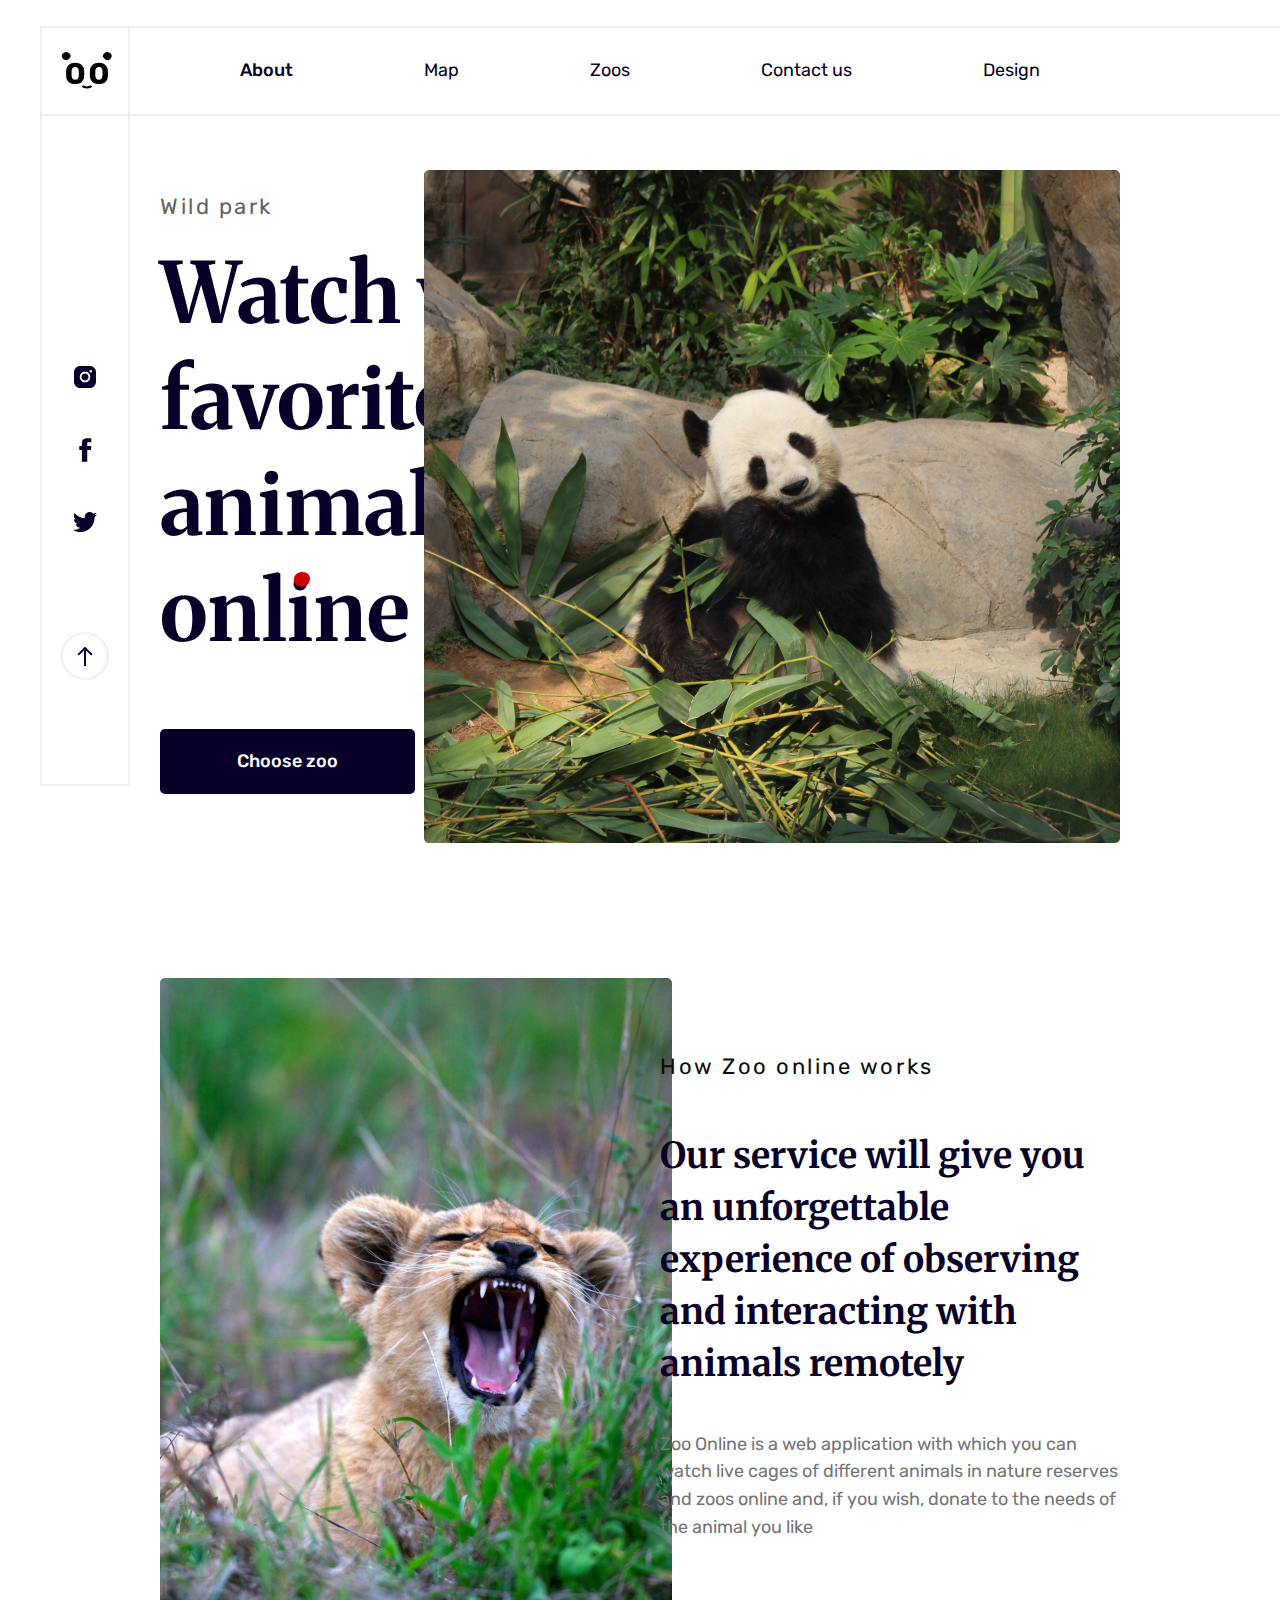
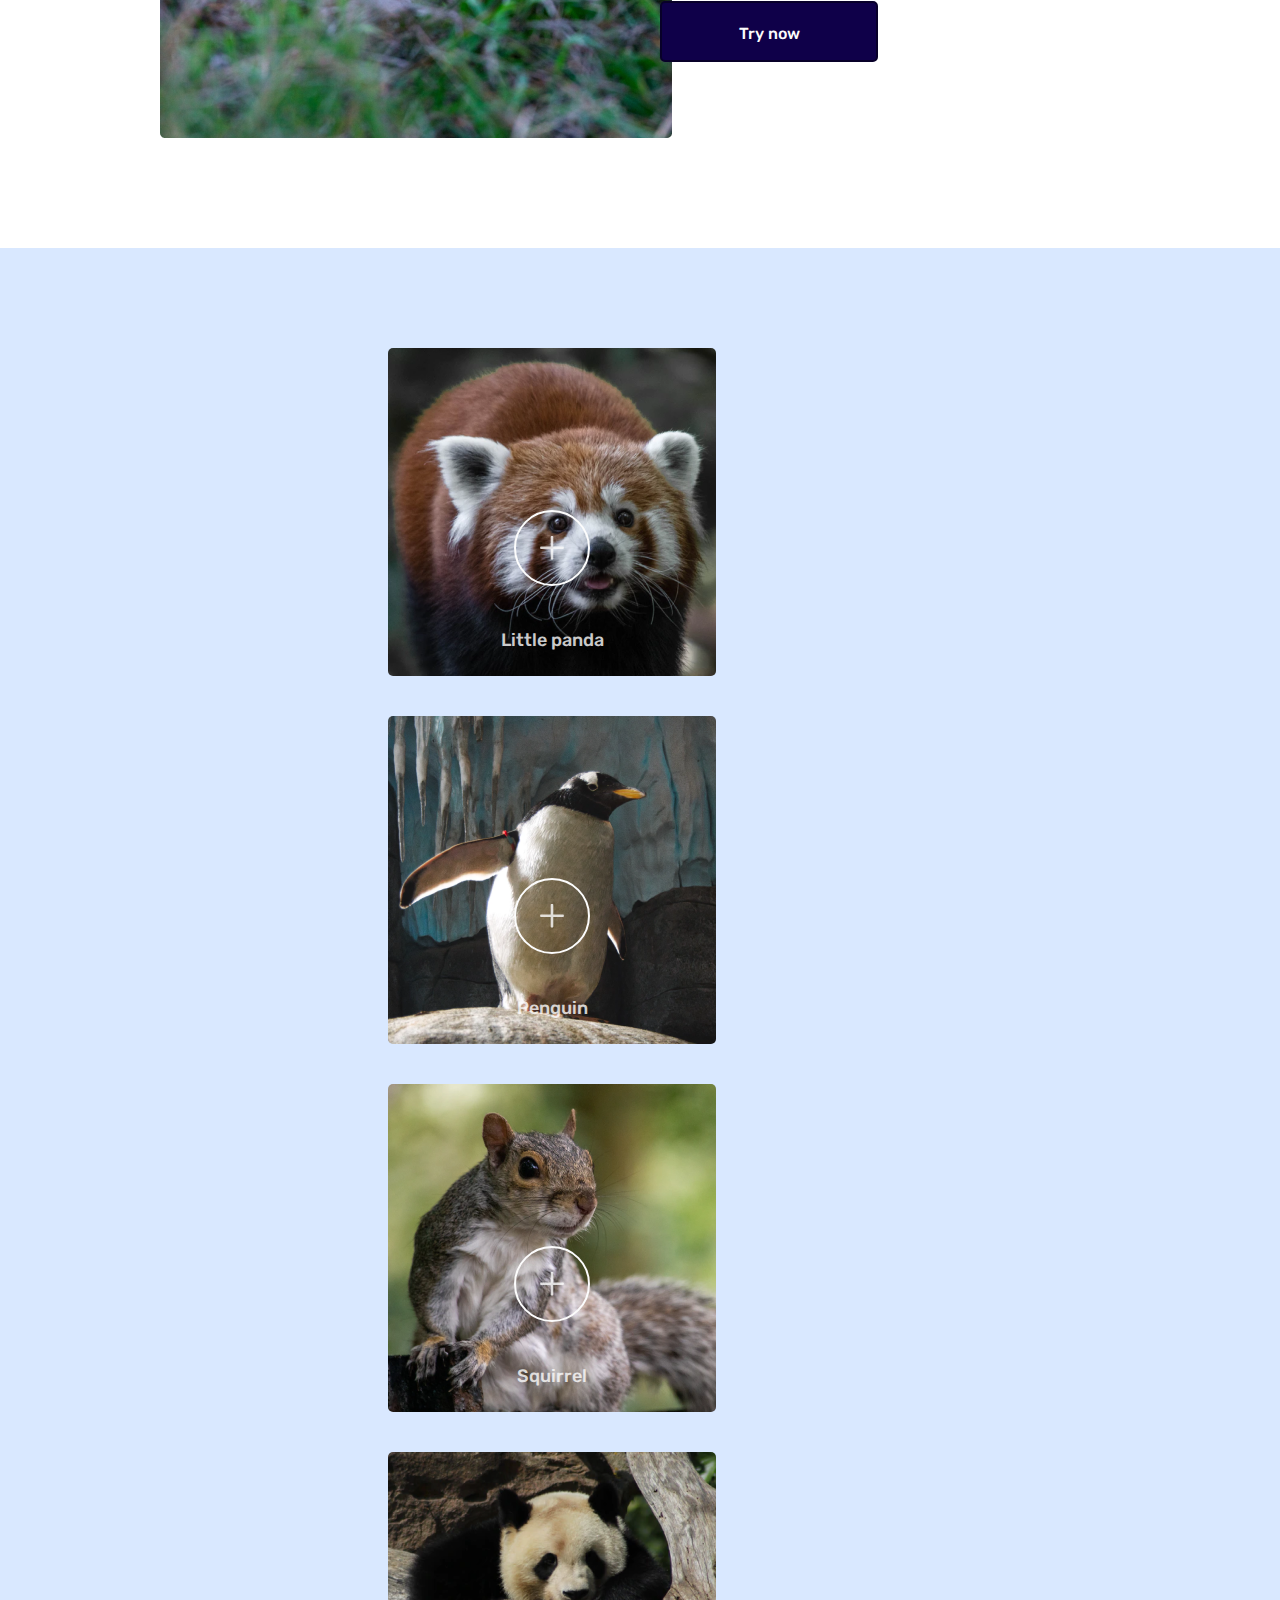
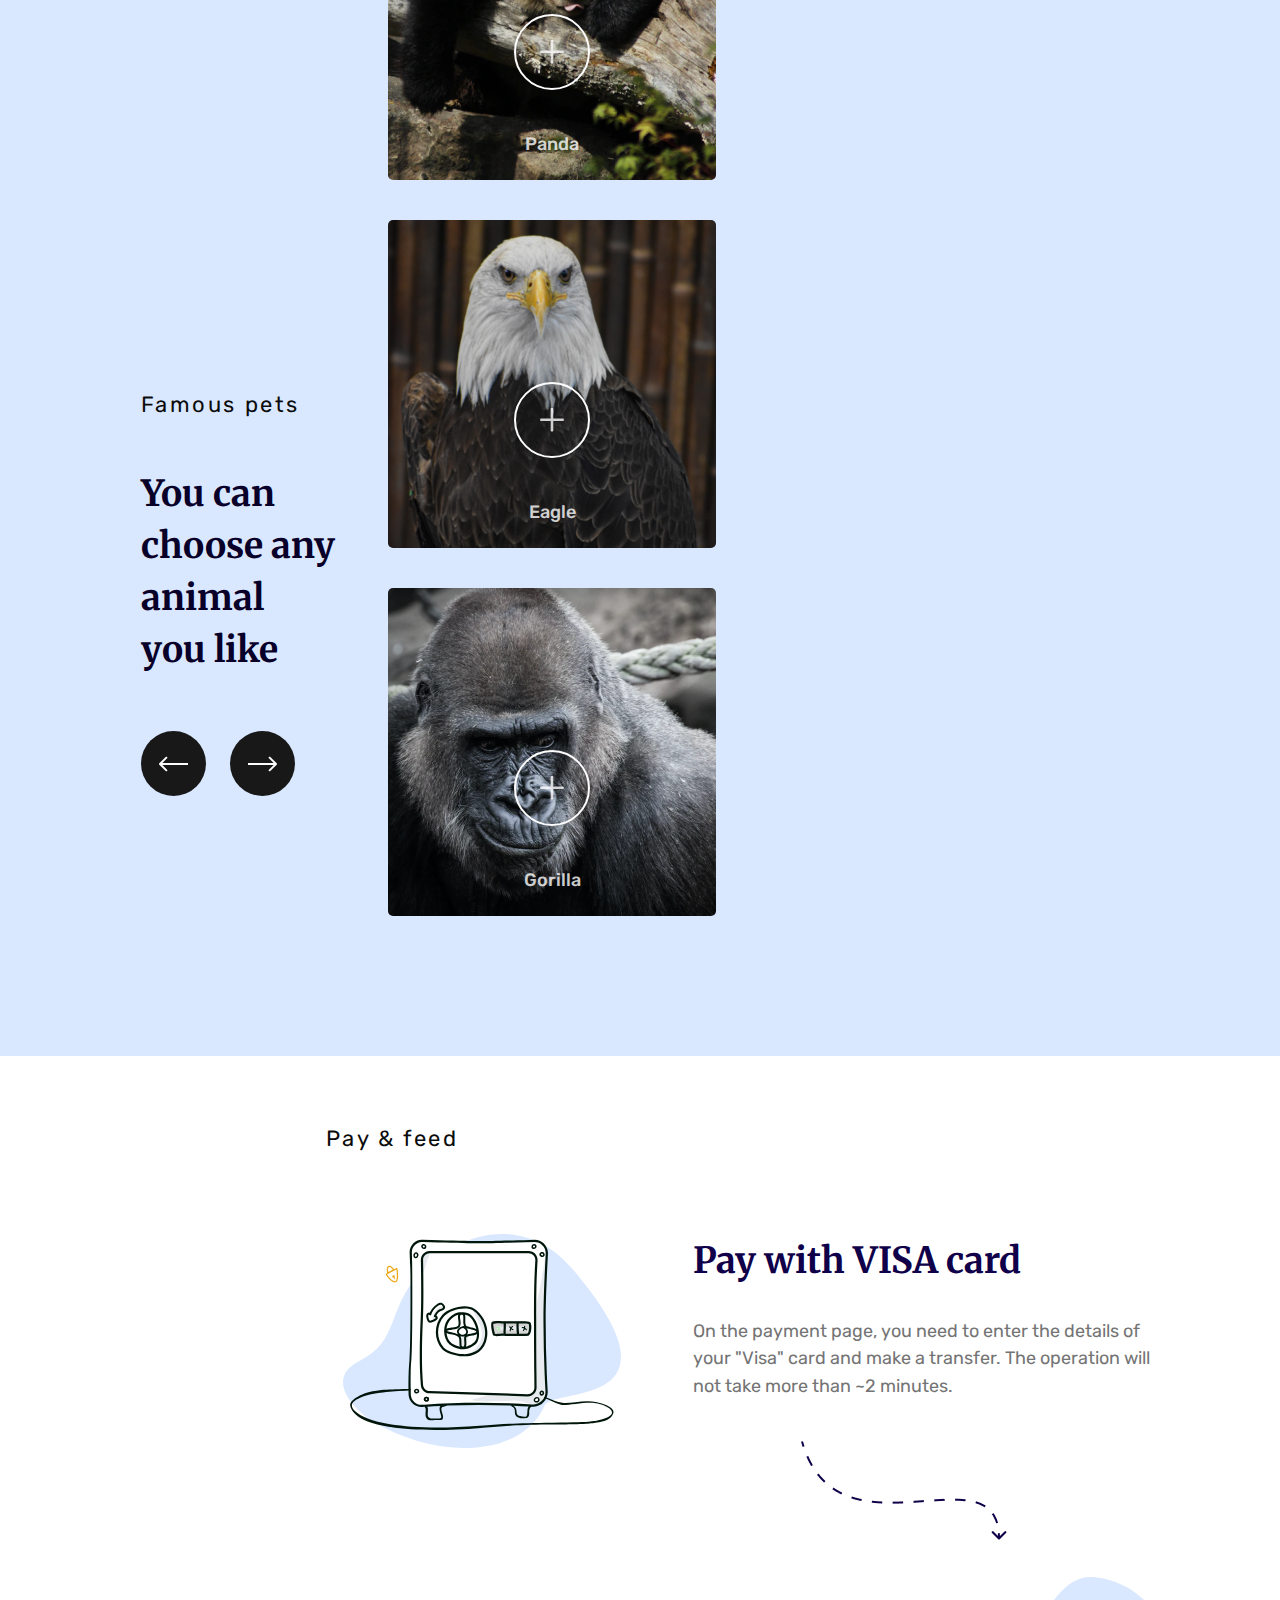
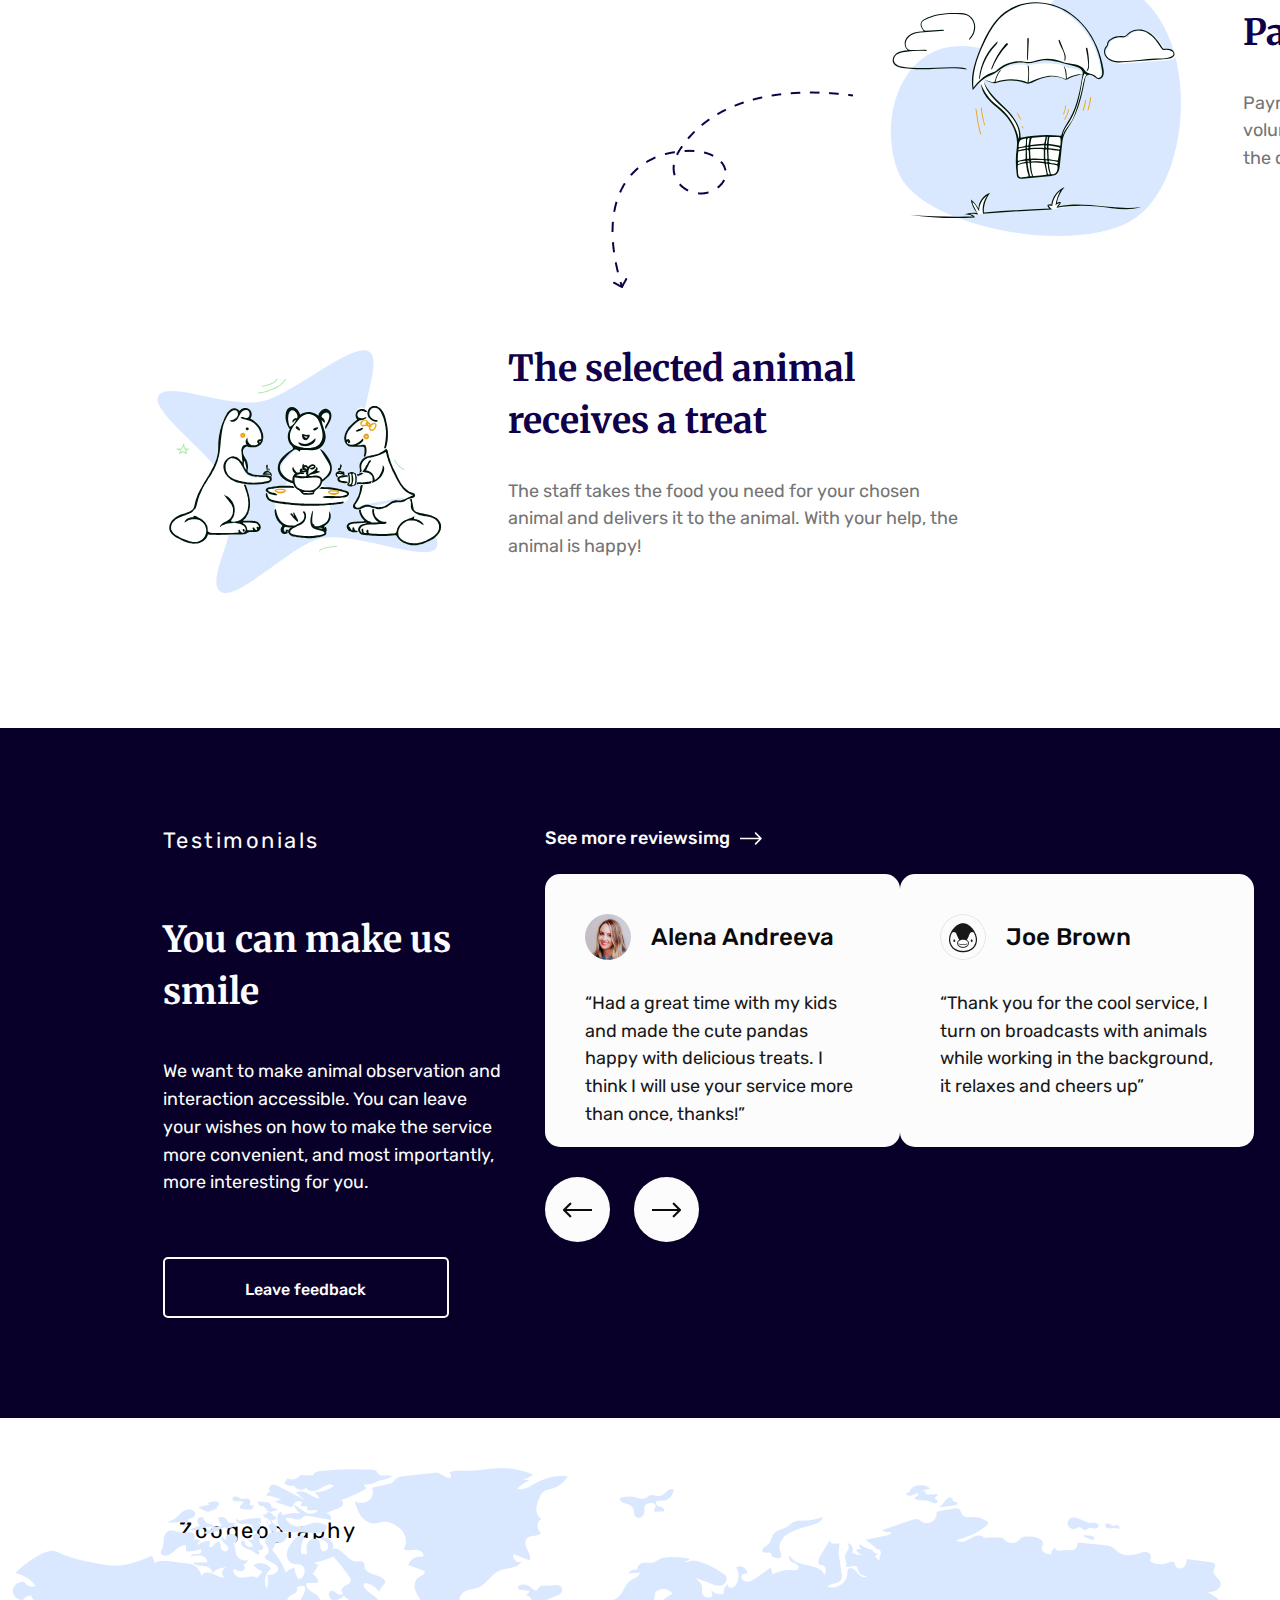
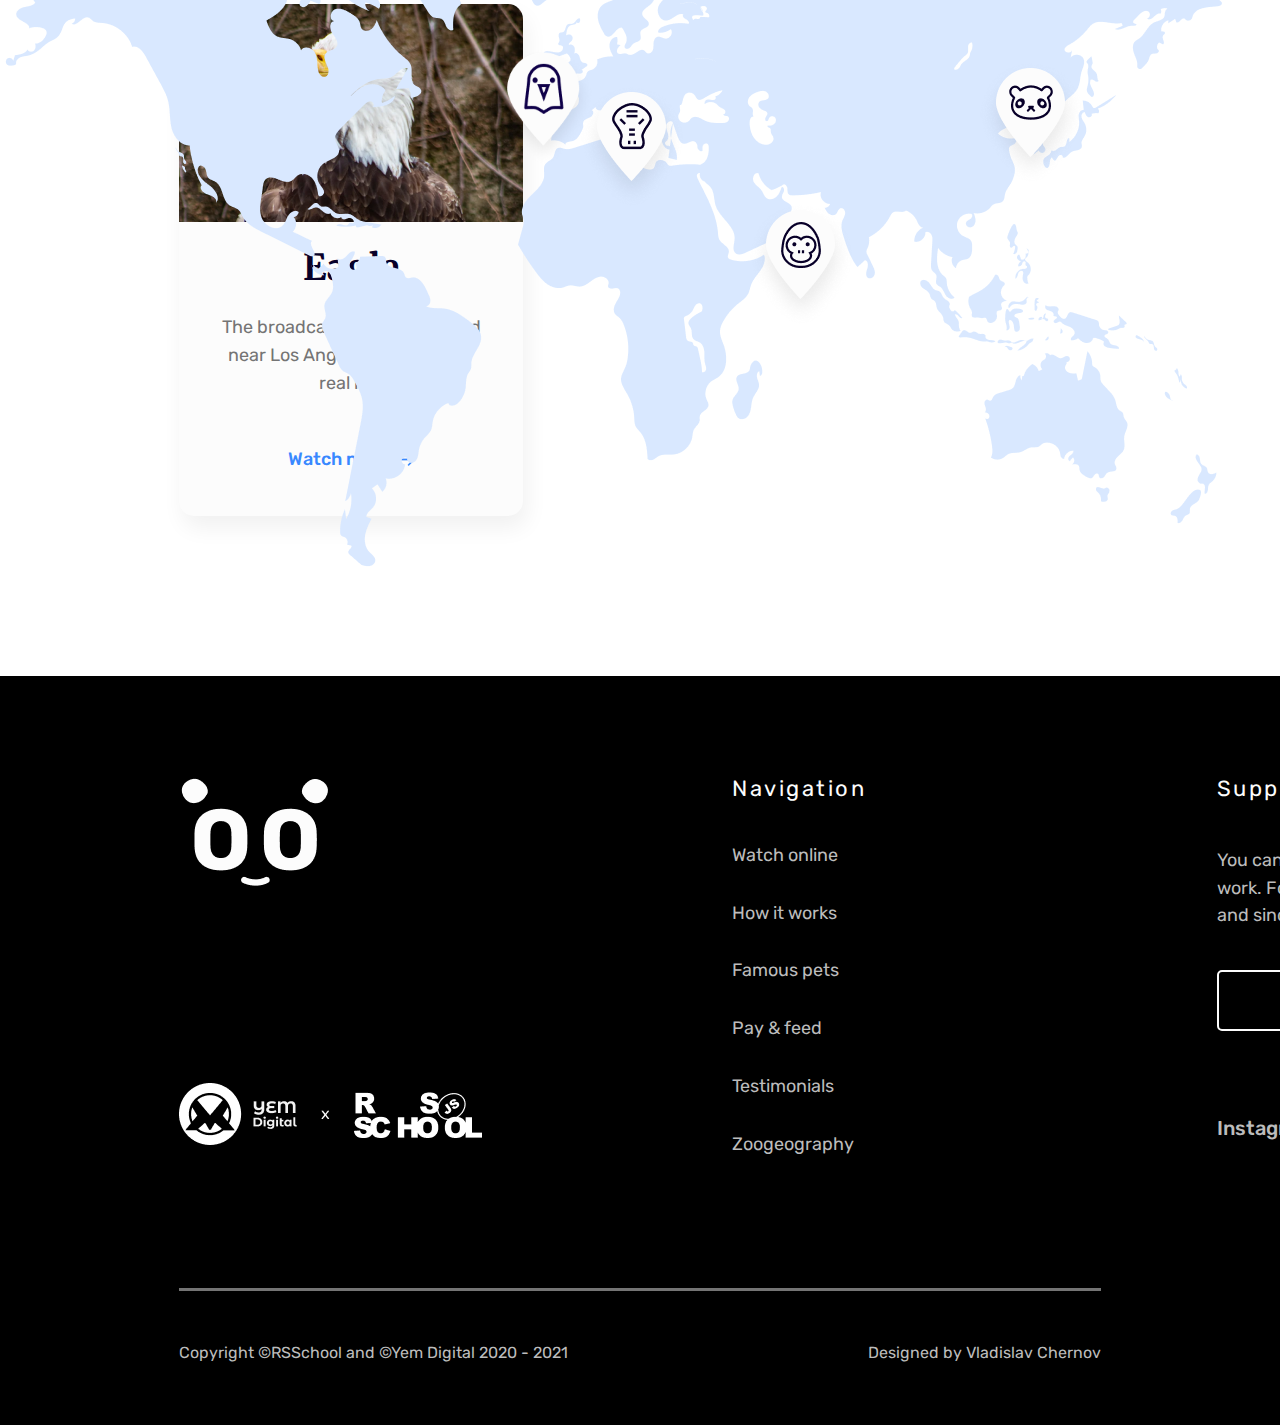
<file: index.html>
<!DOCTYPE html>
<html lang="en">
	<head>
		<title>Lending page</title>
		<meta charset="UTF-8">
		<meta name="format-detection" content="telephone=no">
		<link rel="stylesheet" href="styles/style.css">
		<link rel="preconnect" href="https://fonts.gstatic.com">
		<link href="https://fonts.googleapis.com/css2?family=Merriweather:ital,wght@0,300;0,400;0,700;0,900;1,300;1,400;1,700;1,900&family=Rubik:ital,wght@0,300;0,400;0,500;0,600;0,700;0,800;0,900;1,300;1,400;1,500;1,600;1,700;1,800;1,900&display=swap" rel="stylesheet">
		<meta name="viewport" content="width=device-width, initial-scale=1.0">
	</head>
	<body>
		<div class="wrapper">
			<h1>Online zoo</h1>
				<header class="header">

					<nav class="nav__up">
						<ul class="ul__up">
							<li><a href="index.html" target="_blank" class="ab">About</a></li>
							<li><a href="zoos map.html" target="_blank">Map</a></li>
							<li><a href="zoos/panda.html" target="_blank">Zoos</a></li>
							<li><a href="error.html" target="_blank">Contact us</a></li>
							<li><a href="https://www.figma.com/file/74wXlorl9mZQP0uhqDg83j/Online-Zoo" target="_blank">Design</a></li>
						</ul>
						<button class="profile">
							<img src="img/profile.svg" alt="profile">
						</button>
					</nav>
				</header>
				<aside class="aside">
					<div class="fix">
						<div class="logo">
							<button class="logo__btn">
								<a href="index.html"><img src="img/logo.svg" alt="logo"></a>
							</button>
						</div>
						<nav class="nav__aside__center">
							<ul>
								<li><a href="https://www.instagram.com/" target="_blank"><img src="img/inst.svg" alt="instagram"></a></li>
								<li><a href="https://www.facebook.com/" target="_blank"><img src="img/face.svg" alt="facebook"></a></li>
								<li><a href="https://twitter.com/" target="_blank"><img src="img/twit.svg" alt="twitter"></a></li>
							</ul>
						</nav>
						<button class="arrow__up">
							<a href="#"><img src="img/Arrow.svg" alt="arrow__up"></a>
						</button>
					</div>
				</aside>

			<div class="container">
				<a name="favorite"></a>
				<div class="favorite">
					<div class="favorite__title">
						<div class="favorite__title__sub">Wild park</div>
						<div class="favorite__title__text">Watch your favorite animal onl<span class="croop"><img src="img/tochka.svg" alt="tochka">i</span>ne</div>
						<div class="favorite__title__btns">
							<button class="fav__choose" onclick="document.location='zoos map.html'">Choose zoo</button>
							<button class="fav__watch" onclick="document.location='zoos/panda.html'">Watch online</button>
						</div>
					</div>
					<div class="favorite__img">
						<img src="img/panda.png" alt="panda">
					</div>
				</div>
				<a name="howto"></a>
				<div class="howto">
					<div class="howto__img">
						<img src="img/smallliaon.png" alt="smallliaon">
					</div>
					<div class="howto__title">
							<div class="howto__title__sub">How Zoo online works</div>
							<div class="howto__title__text">Our service will give you an unforgettable experience of observing and interacting with animals remotely</div>
							<div class="howto__title__subtext">Zoo Online is a web application with which you can watch live cages of different animals in nature reserves and zoos online and, if you wish, donate to the needs of the animal you like</div>
							<button class="howto__button" onclick="document.location='zoos/panda.html'">Try now</button>
					</div>
				</div>
				<a name="famous"></a>
				<div class="famous">
					<div class="famous__swipper">
						<div class="famous__swipper__title">Famous pets</div>
						<div class="famous__swipper__text">You can choose any animal <br>	 you like</div>
						<div class="famous__swipper__buttons">
							<button class="famous__left"><img src="img/Arrow left.svg" alt="famous__left"></button>
							<button class="famous__right"><img src="img/Arrow right.svg" alt="famous__right"></button>
						</div>
					</div>
					<div class="famous__courusel">
						<div class="famous__box littlepanda">
							<div class="box__circle">
							</div>
							<span>China, East Asia</span>
							<div class="box__name">Little panda</div>
							<a href="" class="follow">Follow<img src="img/Arrow 1.svg" alt=""></a>
						</div>
						<div class="famous__box Penguin">
							<div class="box__circle"></div>
							<span>In the sea of the Southern Hemisphere, Antarctic waters</span>
							<div class="box__name">Penguin</div>
							<a href="" class="follow">Follow<img src="img/Arrow 1.svg" alt=""></a>
						</div>
						<div class="famous__box Squirrel">
							<div class="box__circle"></div>
							<span>Russia, forests in the Orenburg region,</span>
							<div class="box__name">Squirrel</div>
							<a href="" class="follow">Follow<img src="img/Arrow 1.svg" alt=""></a>
						</div>
						<div class="famous__box Panda">
							<div class="box__circle"></div>
							<span>Western central China</span>
							<div class="box__name">Panda</div>
							<a href="" class="follow">Follow<img src="img/Arrow 1.svg" alt=""></a>
						</div>
						<div class="famous__box Eagle">
							<div class="box__circle"></div>
							<span>North America, islands near Los Angeles</span>
							<div class="box__name">Eagle</div>
							<a href="" class="follow">Follow<img src="img/Arrow 1.svg" alt=""></a>
						</div>
						<div class="famous__box Gorilla">
							<div class="box__circle"></div>
							<span>Equatorial forests of western and central Africa</span>
							<div class="box__name">Gorilla</div>
							<a href="" class="follow">Follow<img src="img/Arrow 1.svg" alt=""></a>
						</div>
					</div>
				</div>
				<a name="pay"></a>
				<div class="pay">
					<img src="img/arrowdown.png" alt="" class="arrowdown">
					<img src="img/arrowdown2.png" alt="" class="arrowdown2">
					<div class="pay__title">Pay & feed</div>
					<div class="pay__visa paycard">
						<img src="img/Locked - Security.svg" alt="" class="pay__img">
						<div class="card__pay">
							<div class="card__title__pay">Pay with VISA card</div>
							<div class="card__text__pay">On the payment page, you need to enter the details of your "Visa" card and make a transfer. The operation will not take more than ~2 minutes.</div>
						</div>
					</div>
					<div class="pay__zoo paycard">
						<img src="img/Delivery.svg" alt="" class="pay__img">
						<div class="card__pay">
							<div class="card__title__pay">Payment goes to the zoo</div>
							<div class="card__text__pay">Payment goes to the account of the zoo and volunteers with employees receive a notification about the donation.</div>
						</div>
					</div>
					<div class="pay__selected paycard">
						<img src="img/Tasks  4.svg" alt="" class="pay__img">
						<div class="card__pay">
							<div class="card__title__pay">The selected animal receives a treat</div>
							<div class="card__text__pay">The staff takes the food you need for your chosen animal and delivers it to the animal. With your help, the animal is happy!</div>
						</div>
					</div>
				</div>
				<a name="testimonials"></a>
				<div class="testimonials">
					<div class="testimonials__txt">
						<div class="testimonials__sub">Testimonials</div>
						<div class="testimonials__title">You can make us smile</div>
						<div class="testimonials__text">We want to make animal observation and interaction accessible. You can leave your wishes on how to make the service more convenient, and most importantly, more interesting for you.</div>
						<button class="testimonials__button">Leave feedback</button>
					</div>
					<div class="testimonials__swiper">
						<a href="" class="seemore"><span>See more reviewsimg</span><img src="img/seemore.svg"></a>
						<div class="testimonials__cards">
							<div class="testimonials__card Alena">
								<div class="testimonials__card__profile">
									<img src="img/alenaimg.png" alt="" class="testimonials__card__img">
									<span class="testimonials__card__name">Alena Andreeva</span>
								</div>
								<div class="testimonials__card__text">
									“Had a great time with my kids and made the cute pandas happy with delicious treats. I think I will use your service more than once, thanks!”
								</div>
							</div>
							<div class="testimonials__card Joe">
								<div class="testimonials__card__profile">
									<img src="img/joeimg.png" alt="" class="testimonials__card__img">
									<span class="testimonials__card__name">Joe Brown</span>
								</div>
								<div class="testimonials__card__text">
									“Thank you for the cool service, I turn on broadcasts with animals while working in the background, it relaxes and cheers up”
								</div>
							</div>
						</div>
						<div class="buttons__testimonials">
							<button class="testimonials__left"><img src="img/testleft.png" alt=""></button>
							<button class="testimonials__right"><img src="img/terstrigth.png" alt=""></button>
						</div>
					</div>
				</div>
				<a name = "zoogeography"></a>
				<div class="zoogeography">
					<div class="zoogeography__word">
						<img src="img/world.png" alt="">
					</div>
					<img src="img/gorilla_marker.png" alt="gorilla_marker" class="gorrila__marker marker">
					<img src="img/eagle_marker.png" alt="eagle_marker" class="eagle__marker marker">
					<img src="img/alligator_marker.png" alt="alligator_marker" class="alligator__marker marker">
					<img src="img/panda_marker.png" alt="panda_marker" class="panda__marker marker">
					<h2 class="zoogeography__title">Zoogeography</h2>
					<div class="zoogeography__card eagle__card">
						<img src="img/eaglecard.png" alt="eagle">
						<div class="zoogeography__card__txt">
							<div class="zoogeography__card__title">Eagle</div>
							<div class="zoogeography__card__text">The broadcast is from an island near Los Angeles. Watch their real life.</div>
							<a href="zoos/panda.html" target="_blank" class="zoogeography__watch"><span>Watch now</span><img src="img/arrow watch.png" alt=""></a>
						</div>
					</div>
				</div>
				<footer class="footer">
					<div class="footer__up">
						<div class="footer__logos">
							<div class="footer__logomain">
								<a href="#"><img src="img/logo.png" alt="logotype"></a>
							</div>
							<div class="footer__rsxyem">
								<img src="img/yem_digital.png" alt="yem_digital" title="Yem Digital">
								<img src="img/x.png" alt="x">
								<img src="img/rs_school_js.png" alt="rs_school_js" title="Rolling Scopes School">
							</div>
						</div>
						<nav class="footer__nav">
							<div class="footer__nav__title">Navigation</div>
							<a href="#favorite" class="footer__nav__links">Watch online</a>
							<a href="#howto" class="footer__nav__links">How it works</a>
							<a href="#famous" class="footer__nav__links">Famous pets</a>
							<a href="#pay" class="footer__nav__links">Pay & feed</a>
							<a href="#testimonials" class="footer__nav__links">Testimonials</a>
							<a href="#zoogeography" class="footer__nav__links">Zoogeography</a>
						</nav>
						<div class="footer__support">
							<div class="footer__support__title">Support of volunteers</div>
							<div class="footer__support__text">You can thank the volunteers for their work. For example, caring for animals and sincere love for them.</div>
							<button class="footer__button"><a href="">Donate for volunteers </a></button>
							<div class="footer__support__links">
								<a href="https://www.instagram.com/" target="_blank">Instagram</a>
								<a href="https://www.facebook.com/" target="_blank">Facebook</a>
								<a href="https://twitter.com/" target="_blank">Twitter</a>
							</div>
						</div>
					</div>
					<div class="footer__line"></div>
					<div class="footer__copy">
						<div class="footer__copy__text">Copyright ©RSSchool and ©Yem Digital 2020 - 2021</div>
						<div class="footer__copy__text">Designed by Vladislav Chernov</div>
					</div>
				</footer>
			</div>
		</div>
	</body>
</html>
</file>
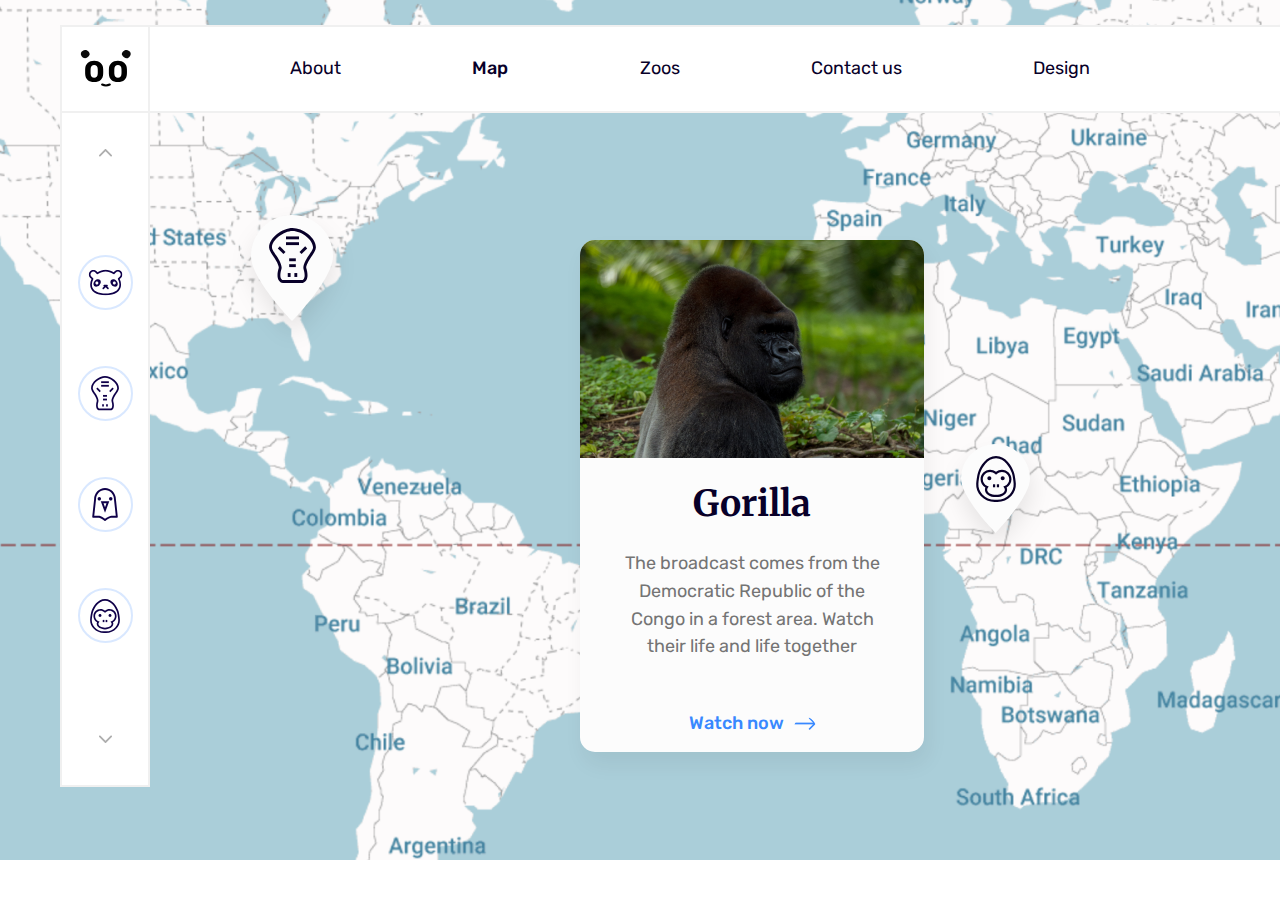
<file: zoos map.html>
<!DOCTYPE html>
<html lang="en">
	<head>
		<title>Map</title>
		<meta charset="UTF-8">
		<meta name="format-detection" content="telephone=no">
		<link rel="stylesheet" href="styles/style.css">
		<link rel="preconnect" href="https://fonts.gstatic.com">
		<link href="https://fonts.googleapis.com/css2?family=Merriweather:ital,wght@0,300;0,400;0,700;0,900;1,300;1,400;1,700;1,900&family=Rubik:ital,wght@0,300;0,400;0,500;0,600;0,700;0,800;0,900;1,300;1,400;1,500;1,600;1,700;1,800;1,900&display=swap" rel="stylesheet">
		<meta name="viewport" content="width=device-width, initial-scale=1.0">
	</head>
	<body>
		<div class="map__wrapp">
			<h1>Online zoo</h1>
			<div class="zoos__map">
				<img src="img/zoos__map/alligator_marker.svg" alt="" class="map__markers map__marker__alligator">
				<img src="img/zoos__map/panda_marker.svg" alt="" class="map__markers map__marker__panda">
				<img src="img/zoos__map/gorilla_marker.svg" alt="" class="map__markers map__marker__gorilla">

				<div class="map__card  gorilla__card">
					<img src="img/zoos__map/phgorilla.png" alt="">
					<div class="zoogeography__card__txt">
							<div class="zoogeography__card__title">Gorilla</div>
							<div class="zoogeography__card__text">The broadcast comes from the Democratic Republic of the Congo in a forest area. Watch their life and life together</div>
							<a href="" class="zoogeography__watch"><span>Watch now</span><img src="img/arrow watch.png" alt=""></a>
						</div>
				</div>
				<div class="aside__header__map">
					<aside class="aside__map">
						<div class="logo logo__map">
								<button class="logo__btn">
									<a href="#"><img src="img/logo.svg" alt="logo"></a>
								</button>
						</div>
						<div class="aside__animals aside__map__animals">
							<button class="up"><img src="img/zoos__map/up.svg" alt="up"></button>
							<button class="animals__button"><img src="img/zoos__map/panda.svg" alt=""></button>
							<button class="animals__button"><img src="img/zoos__map/alligator.svg" alt=""></button>
							<button class="animals__button"><img src="img/zoos__map/eagle.svg" alt=""></button>
							<button class="animals__button"><img src="img/zoos__map/gorilla.svg" alt=""></button>
							<button class="down"><img src="img/zoos__map/down.svg" alt=""></button>
						</div>
					</aside>
					<header class="header__map">
						<nav class="nav__up">
							<ul class="ul__up">
								<li><a href="index.html" target="_blank">About</a></li>
								<li><a href="zoos map.html" class="ab">Map</a></li>
								<li><a href="zoos/panda.html" target="_blank">Zoos</a></li>
								<li><a href="error.html" target="_blank">Contact us</a></li>
								<li><a href="https://www.figma.com/file/74wXlorl9mZQP0uhqDg83j/Online-Zoo" target="_blank">Design</a></li>
							</ul>
							<button class="profile">
								<img src="img/profile.svg" alt="profile">
							</button>
						</nav>
					</header>
				</div>
			</div>
		</div>
	</body>
	</html>
</file>
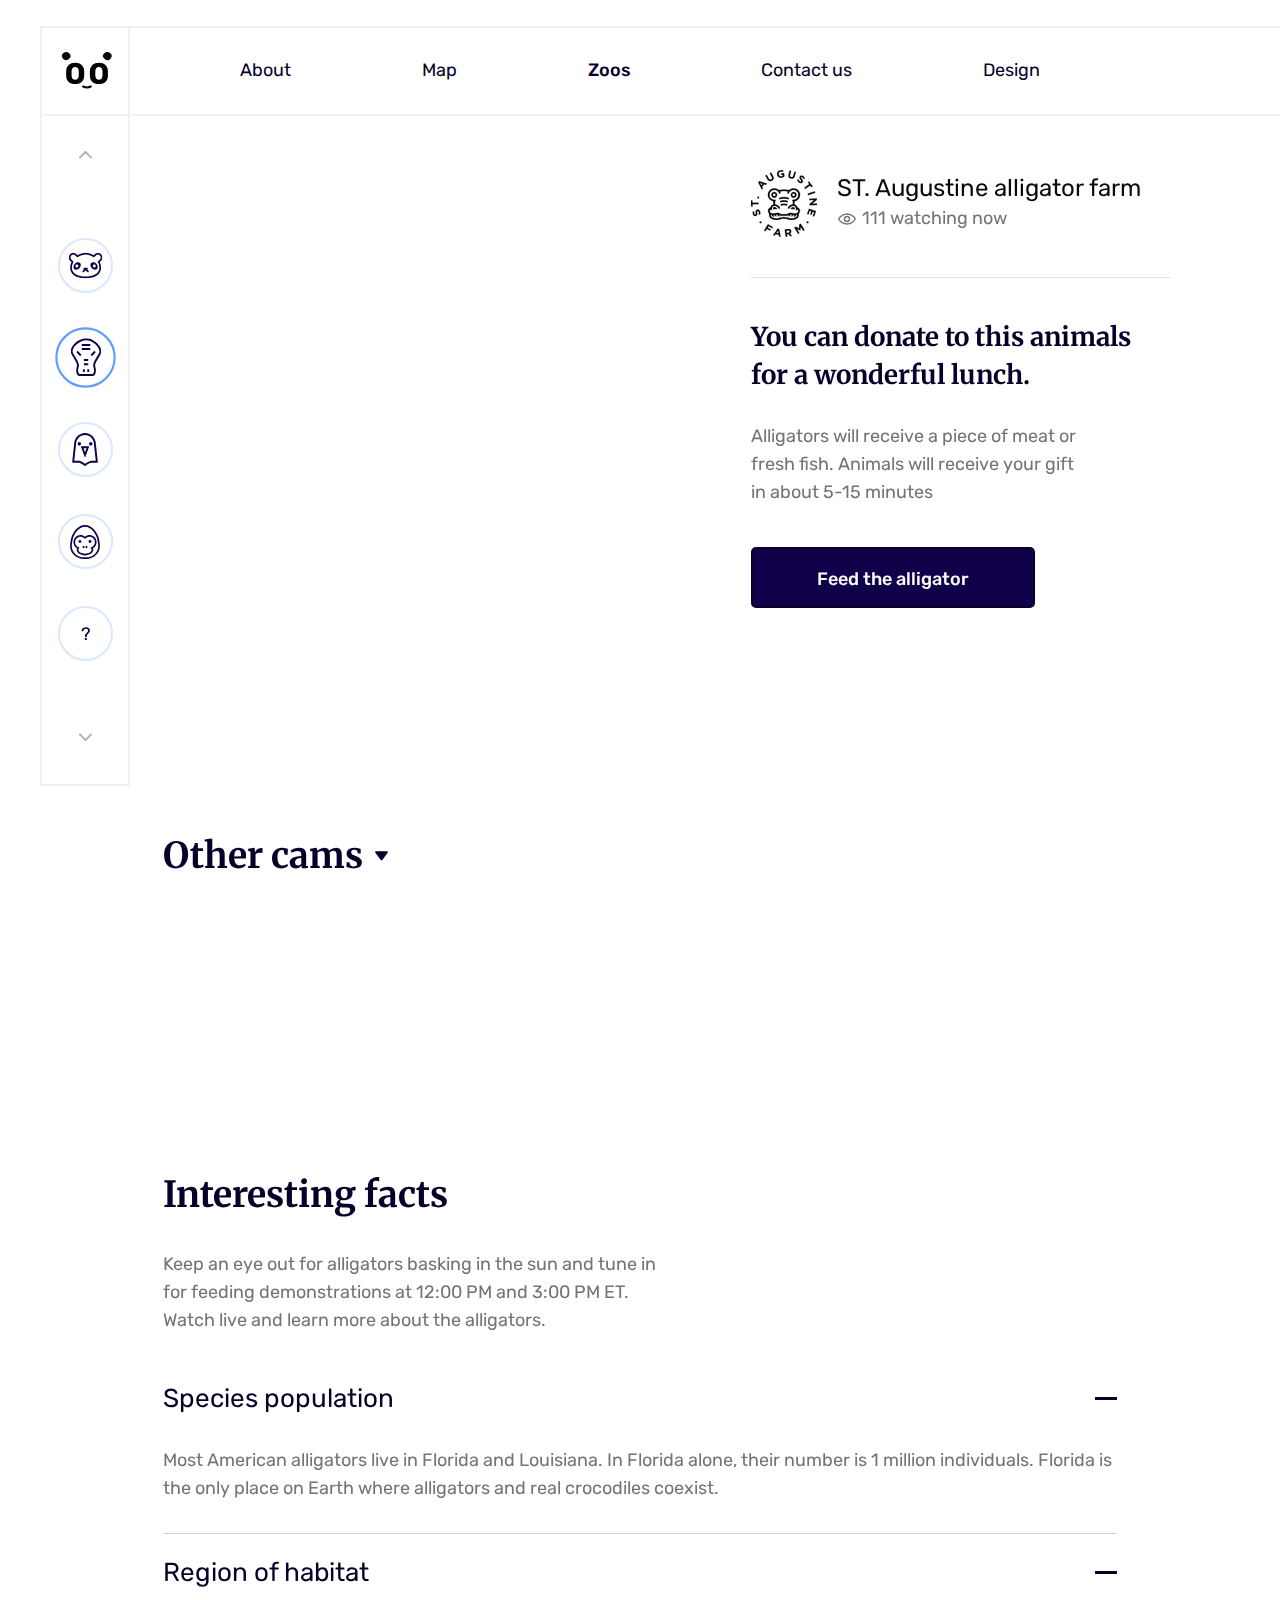
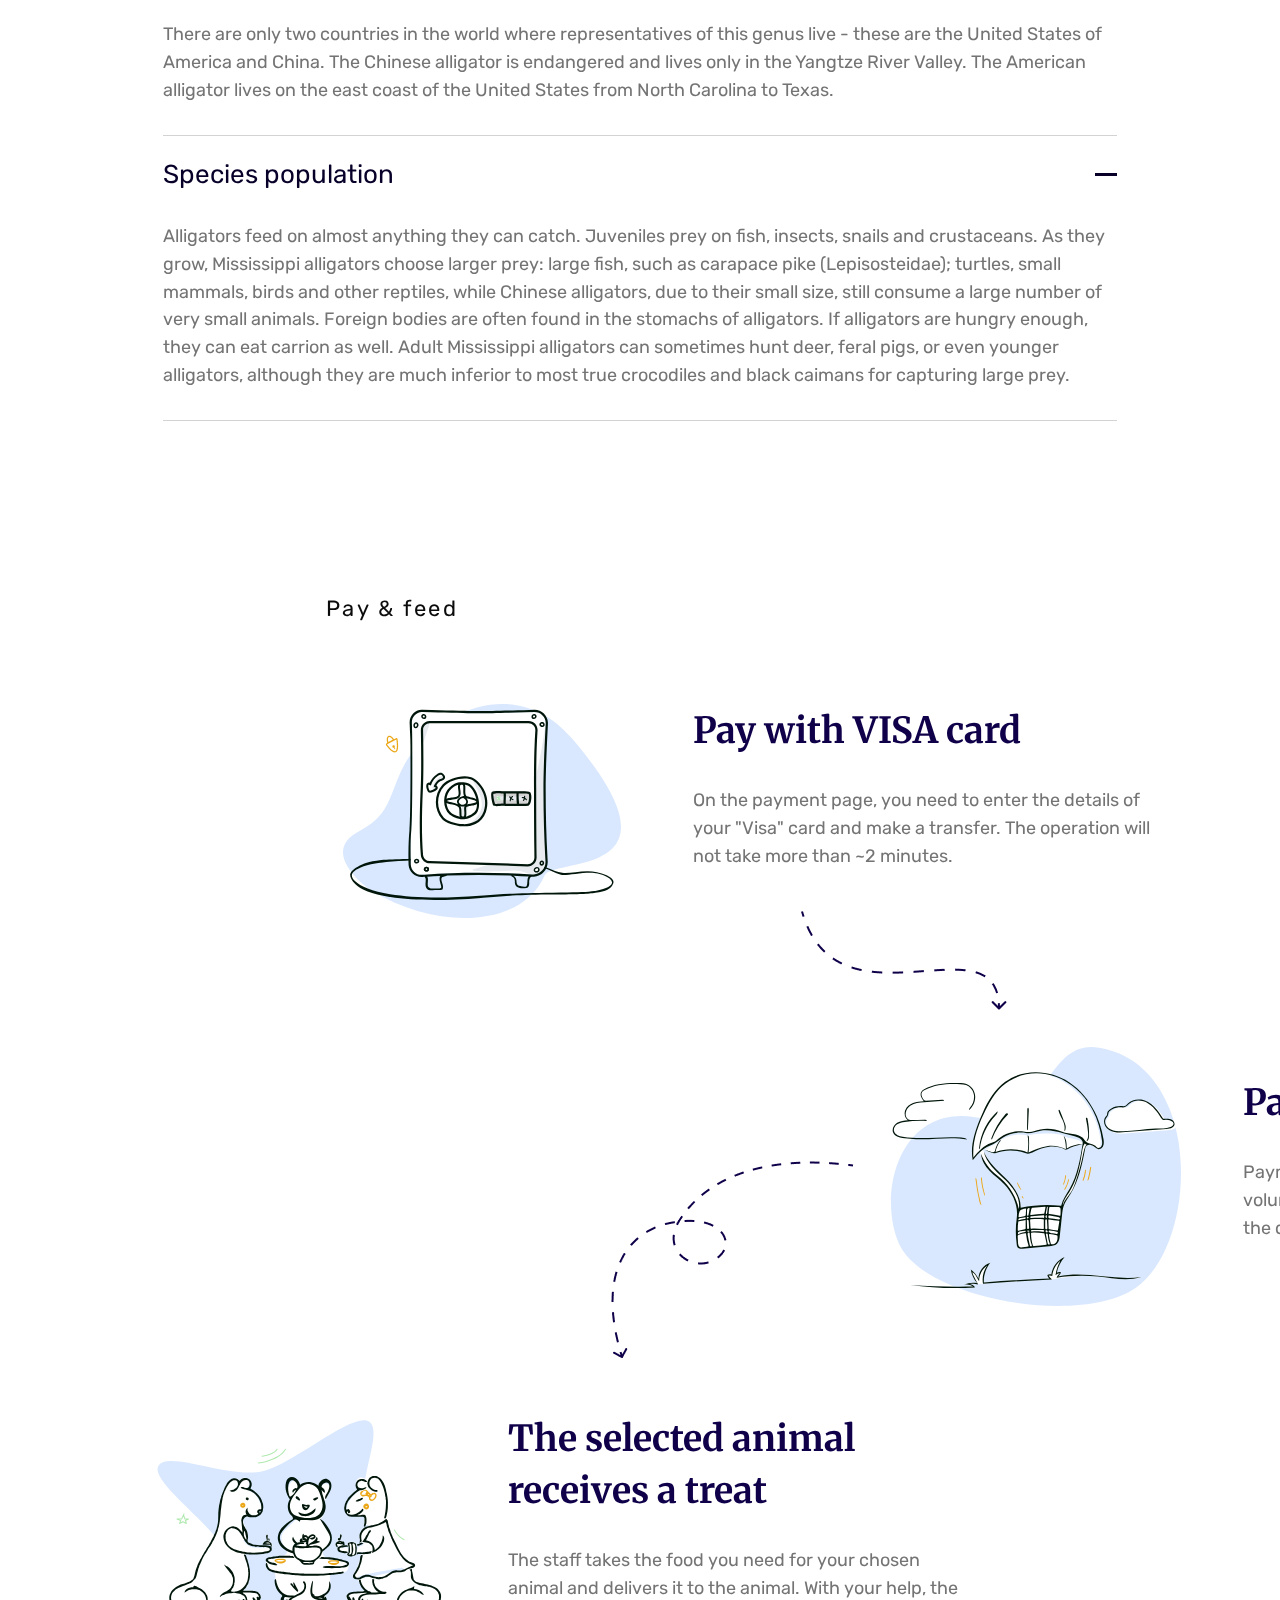
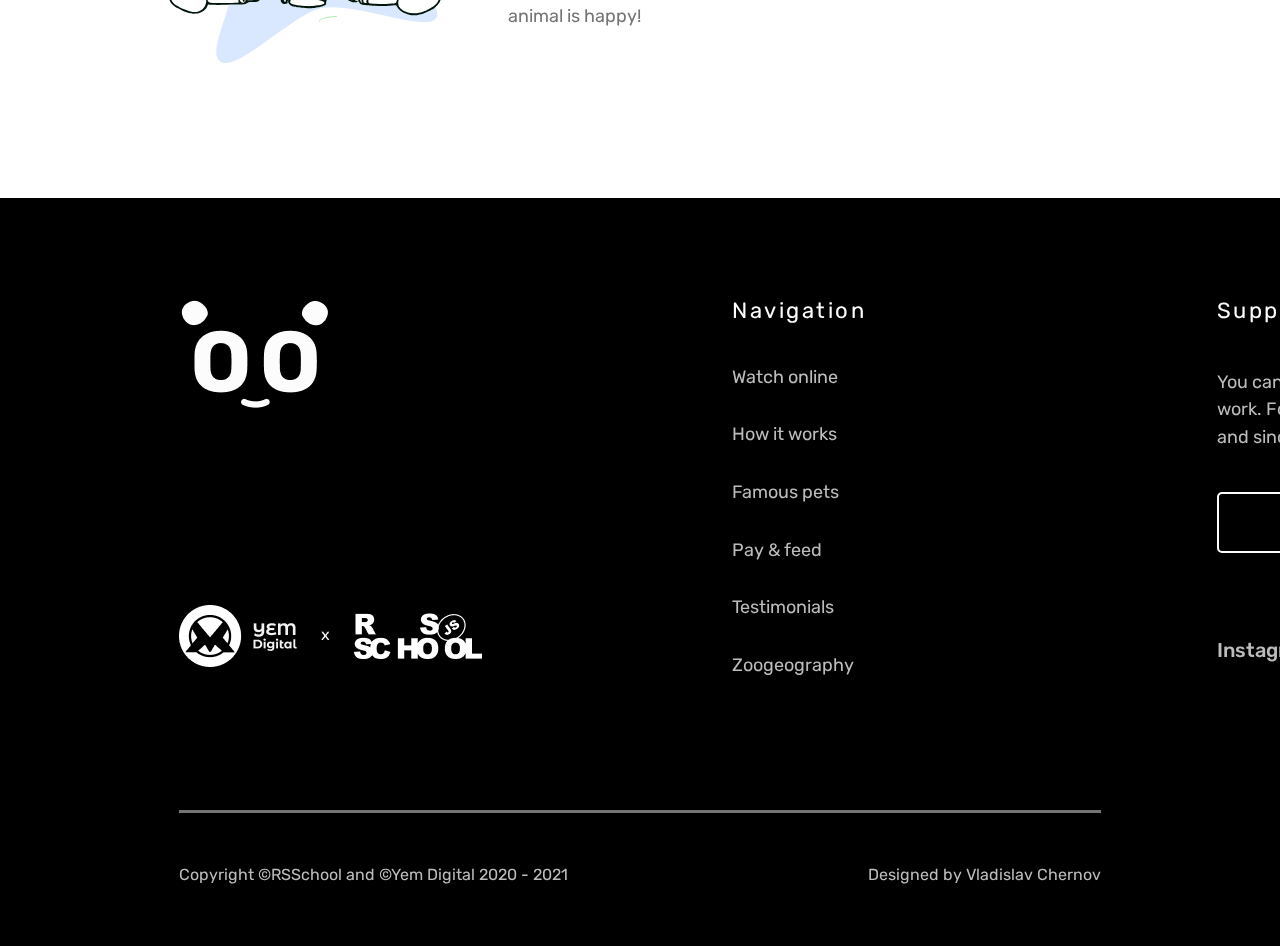
<file: zoos/alligator.html>
<!DOCTYPE html>
<html lang="en">
	<head>
		<title>Alligator</title>
		<meta charset="UTF-8">
		<meta name="format-detection" content="telephone=no">
		<link rel="stylesheet" href="../styles/style.css">
		<link rel="preconnect" href="https://fonts.gstatic.com">
		<link href="https://fonts.googleapis.com/css2?family=Merriweather:ital,wght@0,300;0,400;0,700;0,900;1,300;1,400;1,700;1,900&family=Rubik:ital,wght@0,300;0,400;0,500;0,600;0,700;0,800;0,900;1,300;1,400;1,500;1,600;1,700;1,800;1,900&display=swap" rel="stylesheet">
		<meta name="viewport" content="width=device-width, initial-scale=1.0">
	</head>
	<body>
		<div class="wrapper">
			<h1>Online zoo</h1>
			<header class="header">
					<nav class="nav__up">
						<ul class="ul__up">
							<li><a href="../zoos/panda.html" target="_blank">About</a></li>
							<li><a href="../zoos map.html" target="_blank">Map</a></li>
							<li><a href="../zoos/panda.html" class="ab">Zoos</a></li>
							<li><a href="../error.html" target="_blank">Contact us</a></li>
							<li><a href="https://www.figma.com/file/74wXlorl9mZQP0uhqDg83j/Online-Zoo" target="_blank">Design</a></li>
						</ul>
						<button class="profile">
							<img src="../img/profile.svg" alt="profile">
						</button>
					</nav>
				</header>
				<aside class="aside">
					<div class="fix">
						<div class="logo">
							<button class="logo__btn">
								<a href="../index.html"><img src="../img/logo.svg" alt="logo"></a>
							</button>
						</div>
						<div class="aside__animals">
							<button class="up"><img src="../img/zoos__map/up.svg" alt="up"></button>
							<button class="animals__button" onclick="document.location='panda.html'"><img src="../img/zoos__map/panda.svg" alt=""></button>
							<button class="animals__button ac" onclick="document.location='alligator.html'"><img src="../img/zoos__map/alligator.svg" alt=""></button>
							<button class="animals__button" onclick="document.location='eagle.html'"><img src="../img/zoos__map/eagle.svg" alt=""></button>
							<button class="animals__button" onclick="document.location='gorilla.html'"><img src="../img/zoos__map/gorilla.svg" alt=""></button>
							<button class="animals__button"><img src="../img/zoos__map/vopros.svg" alt=""></button>
							<button class="down"><img src="../img/zoos__map/down.svg" alt=""></button>
						</div>
					</div>
				</aside>
			<main class="main__cam">
				<iframe class="iframe__cam" width="1064" height="600" src="https://www.youtube.com/embed/HPrPtCns5Lc" title="YouTube video player" frameborder="0" allow="accelerometer; autoplay; clipboard-write; encrypted-media; gyroscope; picture-in-picture" allowfullscreen></iframe>
				<div class="main__cam__article">
					<div class="cam__article__profile">
						<img src="../img/zoos__map/alligator__avatar.png" alt="">
						<div class="cam__article__profile__right">
							<div class="article__profile__name">ST. Augustine alligator farm</div>
							<div class="article__profile__whathing"><img src="../img/eye.svg" alt="">111 watching now</div>
						</div>
					</div>
					<div class="cam__article__text">
						<div class="article__title">You can donate to this animals for a wonderful lunch.</div>
						<div class="article__subtitle">Alligators will receive a piece of meat or fresh fish. Animals will receive your gift in about 5-15 minutes</div>
						<button class="article__button">Feed the alligator</button>
					</div>
				</div>
			</main>
			<div class="other">
				<button class="other__title">Other cams <img src="../img/Polygon 1.svg"></button>
				<div class="other__courusel">
					<div class="other__videos">
						<div class="other__videos__back">
							<div class="other__videos__back__txt">10 viewers</div>
							<div class="other__videos__back__line"></div>
							<a class="other__videos__back__link" href="">Watch <img src="../img/backright.png" alt=""></a>
						</div>
						<iframe class="other__video" width="328" height="184" src="https://www.youtube.com/embed/eIAG852keFA" title="YouTube video player" frameborder="0" allow="accelerometer; autoplay; clipboard-write; encrypted-media; gyroscope; picture-in-picture" allowfullscreen></iframe>
					</div>
					<div class="other__videos">
						<div class="other__videos__back">
							<div class="other__videos__back__txt">10 viewers</div>
							<div class="other__videos__back__line"></div>
							<a class="other__videos__back__link" href="">Watch <img src="../img/backright.png" alt=""></a>
						</div>
						<iframe class="other__video" width="328" height="184" src="https://www.youtube.com/embed/eIAG852keFA" title="YouTube video player" frameborder="0" allow="accelerometer; autoplay; clipboard-write; encrypted-media; gyroscope; picture-in-picture" allowfullscreen></iframe>
					</div>
					<div class="other__videos">
						<div class="other__videos__back">
							<div class="other__videos__back__txt">10 viewers</div>
							<div class="other__videos__back__line"></div>
							<a class="other__videos__back__link" href="">Watch <img src="../img/backright.png" alt=""></a>
						</div>
						<iframe class="other__video" width="328" height="184" src="https://www.youtube.com/embed/eIAG852keFA" title="YouTube video player" frameborder="0" allow="accelerometer; autoplay; clipboard-write; encrypted-media; gyroscope; picture-in-picture" allowfullscreen></iframe>
					</div>
					<div class="other__videos">
						<div class="other__videos__back">
							<div class="other__videos__back__txt">10 viewers</div>
							<div class="other__videos__back__line"></div>
							<a class="other__videos__back__link" href="">Watch <img src="../img/backright.png" alt=""></a>
						</div>
						<iframe class="other__video" width="328" height="184" src="https://www.youtube.com/embed/eIAG852keFA" title="YouTube video player" frameborder="0" allow="accelerometer; autoplay; clipboard-write; encrypted-media; gyroscope; picture-in-picture" allowfullscreen></iframe>
					</div>
				</div>
			</div>
			<div class="interesting">
				<div class="facts">Interesting facts</div>
				<div class="facts__text">Keep an eye out for alligators basking in the sun and tune in for feeding demonstrations at 12:00 PM and 3:00 PM ET. Watch live and learn more about the alligators.</div>
				<div class="species btn__plus">
					<div class="content__show">
						<button class="species__title"><span>Species population</span><span class="plus"></span></button>
						<div class="species__text">Most American alligators live in Florida and Louisiana. In Florida alone, their number is 1 million individuals. Florida is the only place on Earth where alligators and real crocodiles coexist.</div>
					</div>
				</div>
				<div class="region btn__plus">
					<div class="content__show">
						<button class="region__title"><span>Region of habitat</span><span class="plus"></span></button>
						<div class="region__text">There are only two countries in the world where representatives of this genus live - these are the United States of America and China. The Chinese alligator is endangered and lives only in the Yangtze River Valley. The American alligator lives on the east coast of the United States from North Carolina to Texas.</div>
					</div>
				</div>
				<div class="nutrition btn__plus">
					<div class="content__show">
						<button class="nutrition__title"><span>Species population</span><span class="plus"></span></button>
						<div class="nutrition__text">Alligators feed on almost anything they can catch. Juveniles prey on fish, insects, snails and crustaceans. As they grow, Mississippi alligators choose larger prey: large fish, such as carapace pike (Lepisosteidae); turtles, small mammals, birds and other reptiles, while Chinese alligators, due to their small size, still consume a large number of very small animals. Foreign bodies are often found in the stomachs of alligators. If alligators are hungry enough, they can eat carrion as well. Adult Mississippi alligators can sometimes hunt deer, feral pigs, or even younger alligators, although they are much inferior to most true crocodiles and black caimans for capturing large prey.</div>
					</div>
				</div>
			</div>
			<div class="pay">
					<img src="../img/arrowdown.png" alt="" class="arrowdown">
					<img src="../img/arrowdown2.png" alt="" class="arrowdown2">
					<div class="pay__title">Pay & feed</div>
					<div class="pay__visa paycard">
						<img src="../img/Locked - Security.svg" alt="" class="pay__img">
						<div class="card__pay">
							<div class="card__title__pay">Pay with VISA card</div>
							<div class="card__text__pay">On the payment page, you need to enter the details of your "Visa" card and make a transfer. The operation will not take more than ~2 minutes.</div>
						</div>
					</div>
					<div class="pay__zoo paycard">
						<img src="../img/Delivery.svg" alt="" class="pay__img">
						<div class="card__pay">
							<div class="card__title__pay">Payment goes to the zoo</div>
							<div class="card__text__pay">Payment goes to the account of the zoo and volunteers with employees receive a notification about the donation.</div>
						</div>
					</div>
					<div class="pay__selected paycard">
						<img src="../img/Tasks  4.svg" alt="" class="pay__img">
						<div class="card__pay">
							<div class="card__title__pay">The selected animal receives a treat</div>
							<div class="card__text__pay">The staff takes the food you need for your chosen animal and delivers it to the animal. With your help, the animal is happy!</div>
						</div>
					</div>
			</div>
			<footer class="footer">
					<div class="footer__up">
						<div class="footer__logos">
							<div class="footer__logomain">
								<a href="../index.html"><img src="../img/logo.png" alt="logotype"></a>
							</div>
							<div class="footer__rsxyem">
								<img src="../img/yem_digital.png" alt="yem_digital" title="Yem Digital">
								<img src="../img/x.png" alt="x">
								<img src="../img/rs_school_js.png" alt="rs_school_js" title="Rolling Scopes School">
							</div>
						</div>
						<nav class="footer__nav">
							<div class="footer__nav__title">Navigation</div>
							<a href="../index.html#favorite" class="footer__nav__links" target="_blank">Watch online</a>
							<a href="../index.html#howto" class="footer__nav__links" target="_blank">How it works</a>
							<a href="../index.html#famous" class="footer__nav__links" target="_blank">Famous pets</a>
							<a href="../index.html#pay" class="footer__nav__links" target="_blank">Pay & feed</a>
							<a href="../index.html#testimonials" class="footer__nav__links" target="_blank">Testimonials</a>
							<a href="../index.html#zoogeography" class="footer__nav__links" target="_blank">Zoogeography</a>
						</nav>
						<div class="footer__support">
							<div class="footer__support__title">Support of volunteers</div>
							<div class="footer__support__text">You can thank the volunteers for their work. For example, caring for animals and sincere love for them.</div>
							<button class="footer__button"><a href="">Donate for volunteers </a></button>
							<div class="footer__support__links">
								<a href="https://www.instagram.com/" target="_blank">Instagram</a>
								<a href="https://www.facebook.com/" target="_blank">Facebook</a>
								<a href="https://twitter.com/" target="_blank">Twitter</a>
							</div>
						</div>
					</div>
					<div class="footer__line"></div>
					<div class="footer__copy">
						<div class="footer__copy__text">Copyright ©RSSchool and ©Yem Digital 2020 - 2021</div>
						<div class="footer__copy__text">Designed by Vladislav Chernov</div>
					</div>
				</footer>
		</div>
	</body>
	</html>
</file>
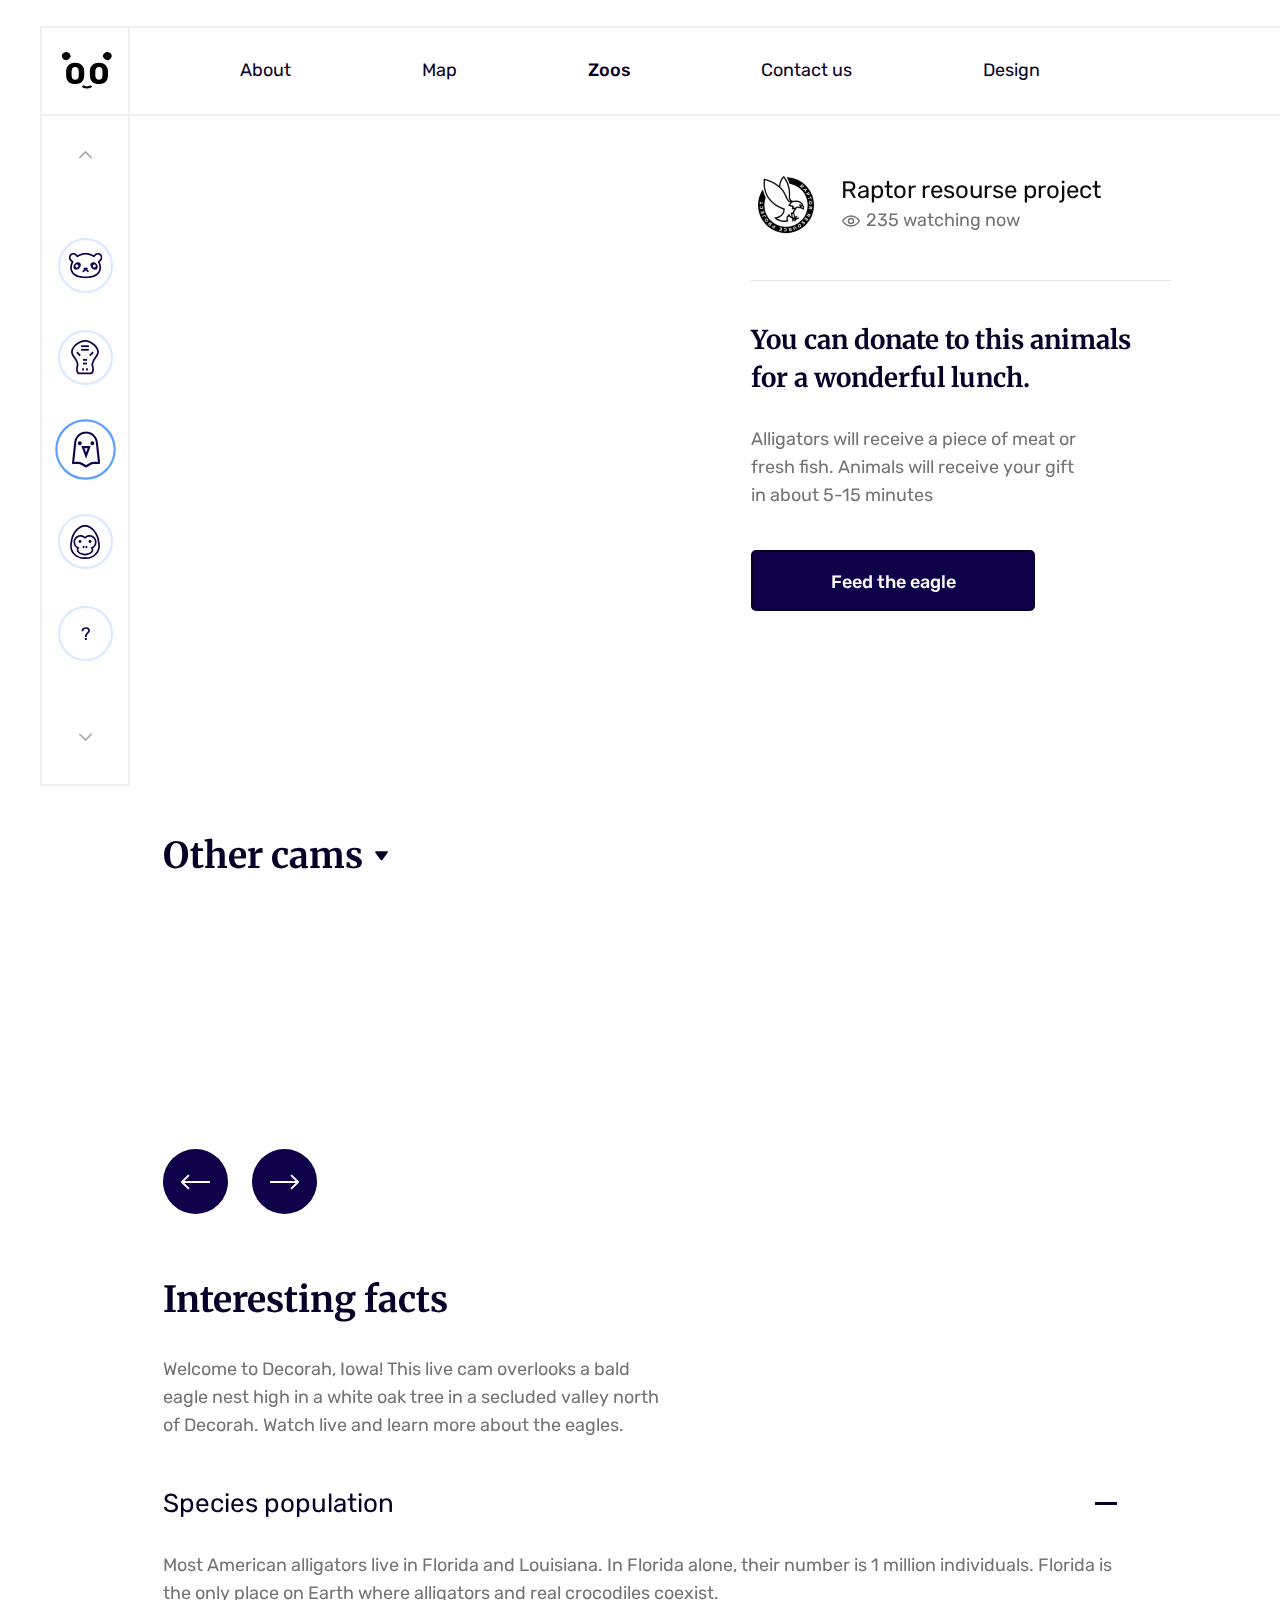
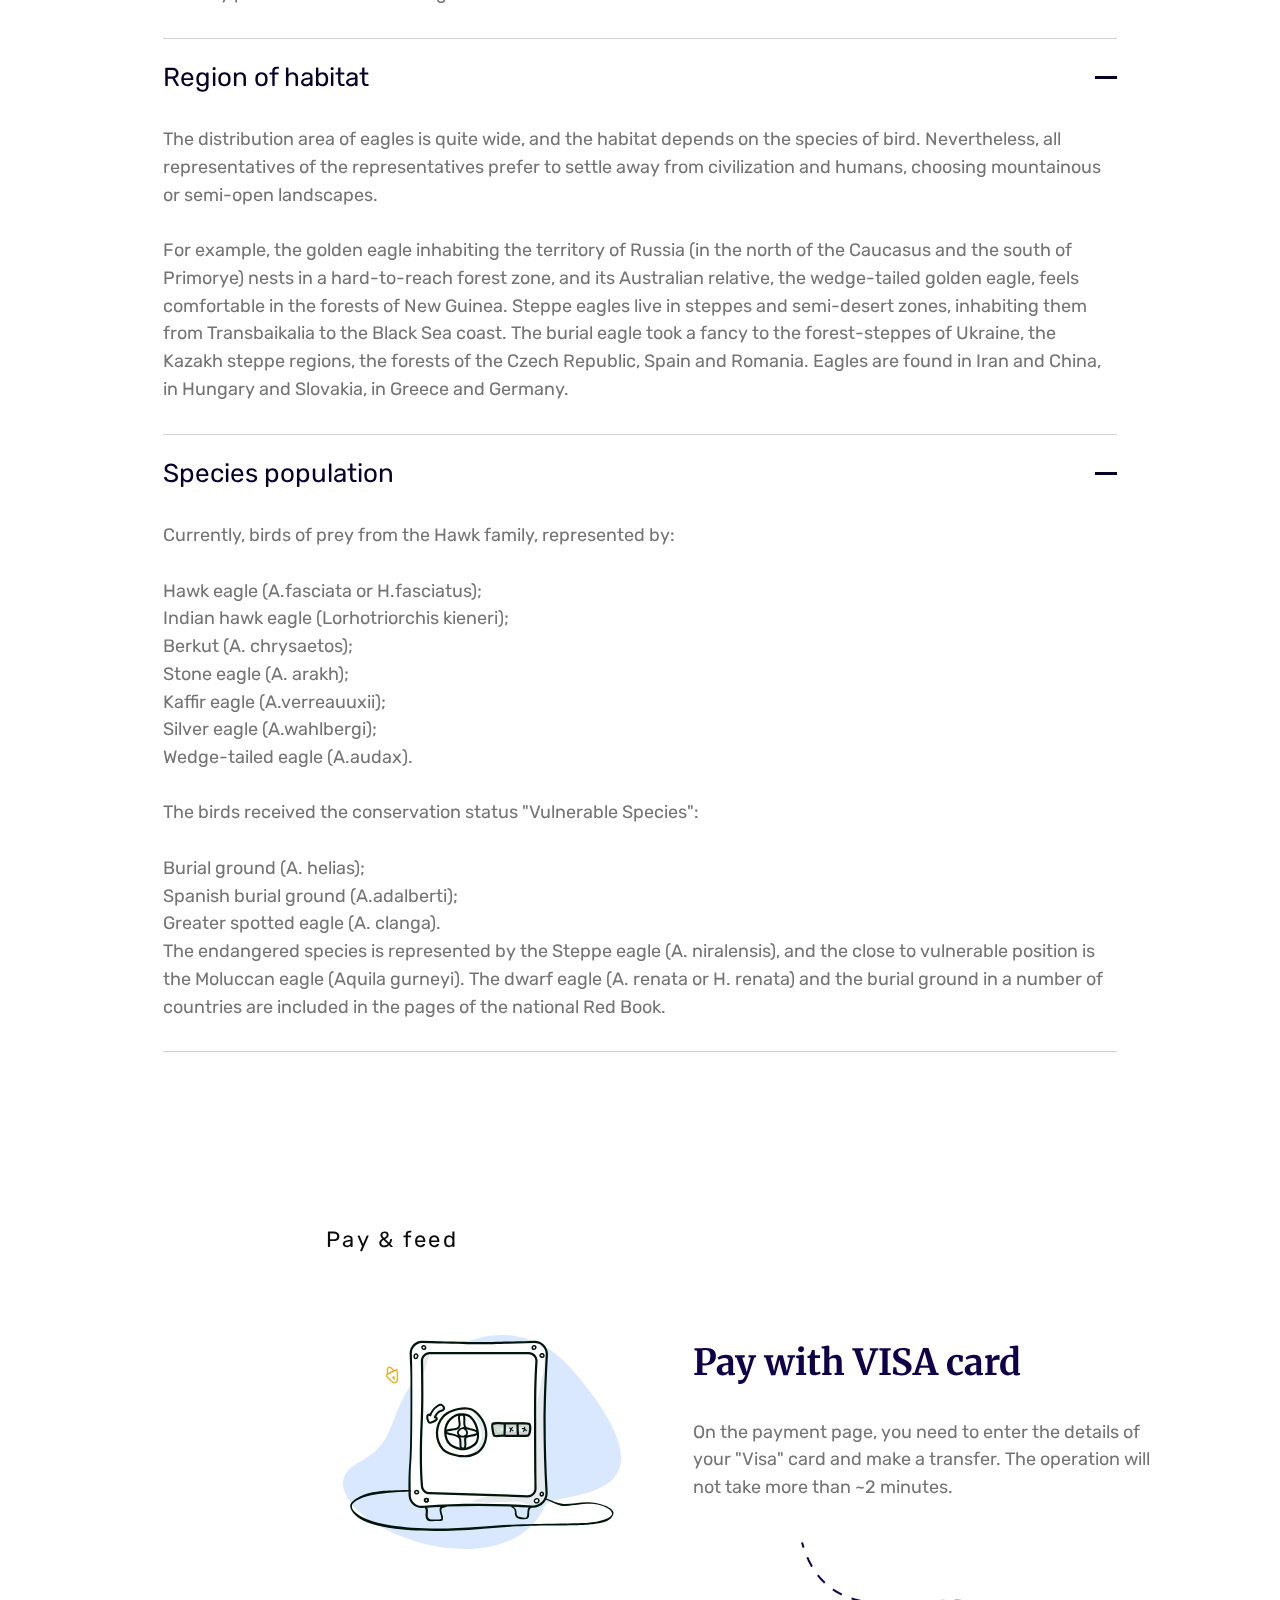
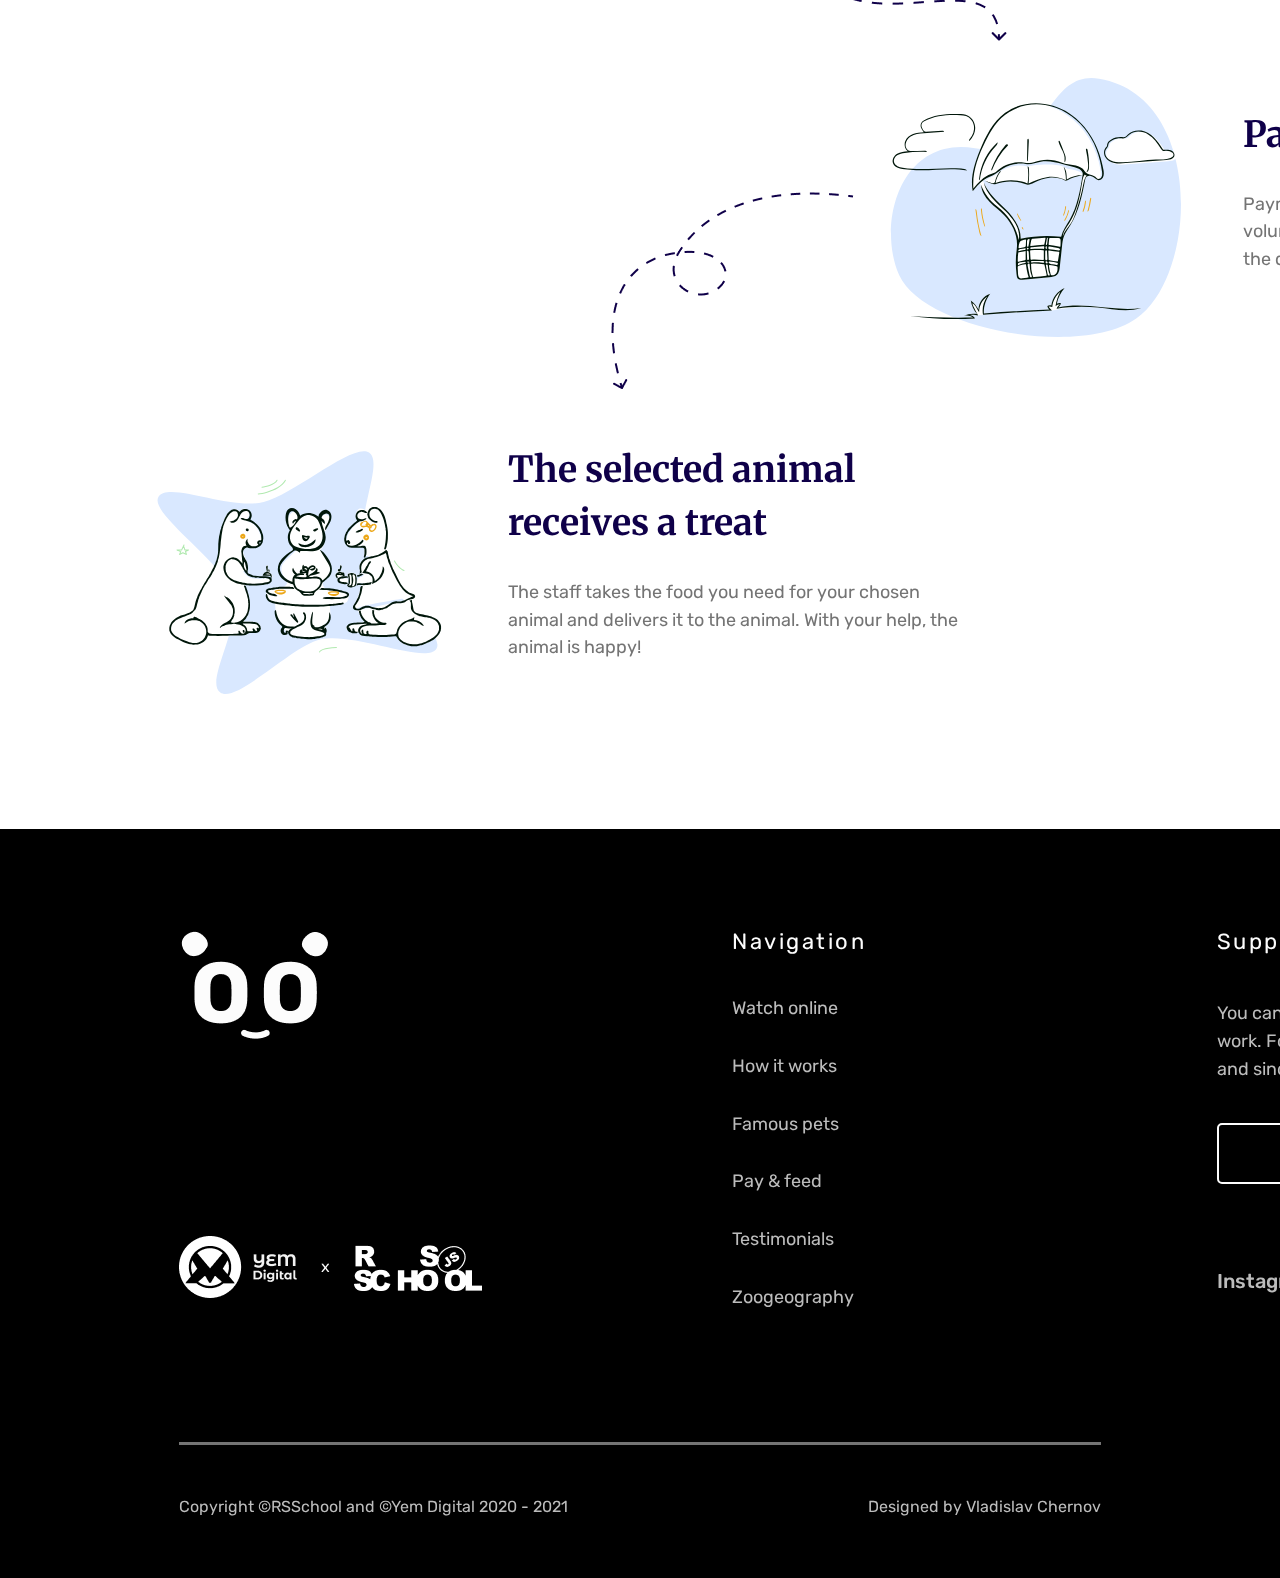
<file: zoos/eagle.html>
<!DOCTYPE html>
<html lang="en">
	<head>
		<title>Eagle</title>
		<meta charset="UTF-8">
		<meta name="format-detection" content="telephone=no">
		<link rel="stylesheet" href="../styles/style.css">
		<link rel="preconnect" href="https://fonts.gstatic.com">
		<link href="https://fonts.googleapis.com/css2?family=Merriweather:ital,wght@0,300;0,400;0,700;0,900;1,300;1,400;1,700;1,900&family=Rubik:ital,wght@0,300;0,400;0,500;0,600;0,700;0,800;0,900;1,300;1,400;1,500;1,600;1,700;1,800;1,900&display=swap" rel="stylesheet">
		<meta name="viewport" content="width=device-width, initial-scale=1.0">
	</head>
	<body>
		<div class="wrapper">
			<h1>Online zoo</h1>
			<header class="header">
					<nav class="nav__up">
						<ul class="ul__up">
							<li><a href="../zoos/panda.html" target="_blank">About</a></li>
							<li><a href="../zoos map.html" target="_blank">Map</a></li>
							<li><a href="../zoos/panda.html" class="ab">Zoos</a></li>
							<li><a href="../error.html" target="_blank">Contact us</a></li>
							<li><a href="https://www.figma.com/file/74wXlorl9mZQP0uhqDg83j/Online-Zoo" target="_blank">Design</a></li>
						</ul>
						<button class="profile">
							<img src="../img/profile.svg" alt="profile">
						</button>
					</nav>
				</header>
				<aside class="aside">
					<div class="fix">
						<div class="logo">
							<button class="logo__btn">
								<a href="../index.html"><img src="../img/logo.svg" alt="logo"></a>
							</button>
						</div>
						<div class="aside__animals">
							<button class="up"><img src="../img/zoos__map/up.svg" alt="up"></button>
							<button class="animals__button" onclick="document.location='panda.html'"><img src="../img/zoos__map/panda.svg" alt=""></button>
							<button class="animals__button" onclick="document.location='alligator.html'"><img src="../img/zoos__map/alligator.svg" alt=""></button>
							<button class="animals__button ac" onclick="document.location='eagle.html'"><img src="../img/zoos__map/eagle.svg" alt=""></button>
							<button class="animals__button" onclick="document.location='gorilla.html'"><img src="../img/zoos__map/gorilla.svg" alt=""></button>
							<button class="animals__button"><img src="../img/zoos__map/vopros.svg" alt=""></button>
							<button class="down"><img src="../img/zoos__map/down.svg" alt=""></button>
						</div>
					</div>
				</aside>
			<main class="main__cam">
				<iframe class="iframe__cam" width="1064" height="600" src="https://www.youtube.com/embed/2P0VCMYZenw" title="YouTube video player" frameborder="0" allow="accelerometer; autoplay; clipboard-write; encrypted-media; gyroscope; picture-in-picture" allowfullscreen></iframe>
				<div class="main__cam__article">
					<div class="cam__article__profile">
						<img src="../img/eagle__avatar.png" alt="">
						<div class="cam__article__profile__right">
							<div class="article__profile__name">Raptor resourse project</div>
							<div class="article__profile__whathing"><img src="../img/eye.svg" alt="">235 watching now</div>
						</div>
					</div>
					<div class="cam__article__text">
						<div class="article__title">You can donate to this animals for a wonderful lunch.</div>
						<div class="article__subtitle">Alligators will receive a piece of meat or fresh fish. Animals will receive your gift in about 5-15 minutes</div>
						<button class="article__button">Feed the eagle</button>
					</div>
				</div>
			</main>
			<div class="other">
				<button class="other__title">Other cams <img src="../img/Polygon 1.svg"></button>
				<div class="other__courusel">
					<div class="other__videos">
						<div class="other__videos__back">
							<div class="other__videos__back__txt">10 viewers</div>
							<div class="other__videos__back__line"></div>
							<a class="other__videos__back__link" href="">Watch <img src="../img/backright.png" alt=""></a>
						</div>
						<iframe class="other__video" width="328" height="184" src="https://www.youtube.com/embed/MmVP0dIgG6Y" title="YouTube video player" frameborder="0" allow="accelerometer; autoplay; clipboard-write; encrypted-media; gyroscope; picture-in-picture" allowfullscreen></iframe>
					</div>
					<div class="other__videos">
						<div class="other__videos__back">
							<div class="other__videos__back__txt">10 viewers</div>
							<div class="other__videos__back__line"></div>
							<a class="other__videos__back__link" href="">Watch <img src="../img/backright.png" alt=""></a>
						</div>
						<iframe class="other__video" width="328" height="184" src="https://www.youtube.com/embed/MmVP0dIgG6Y" title="YouTube video player" frameborder="0" allow="accelerometer; autoplay; clipboard-write; encrypted-media; gyroscope; picture-in-picture" allowfullscreen></iframe>
					</div>
					<div class="other__videos">
						<div class="other__videos__back">
							<div class="other__videos__back__txt">10 viewers</div>
							<div class="other__videos__back__line"></div>
							<a class="other__videos__back__link" href="">Watch <img src="../img/backright.png" alt=""></a>
						</div>
						<iframe class="other__video" width="328" height="184" src="https://www.youtube.com/embed/MmVP0dIgG6Y" title="YouTube video player" frameborder="0" allow="accelerometer; autoplay; clipboard-write; encrypted-media; gyroscope; picture-in-picture" allowfullscreen></iframe>
					</div>
					<div class="other__videos">
						<div class="other__videos__back">
							<div class="other__videos__back__txt">10 viewers</div>
							<div class="other__videos__back__line"></div>
							<a class="other__videos__back__link" href="">Watch <img src="../img/backright.png" alt=""></a>
						</div>
						<iframe class="other__video" width="328" height="184" src="https://www.youtube.com/embed/MmVP0dIgG6Y" title="YouTube video player" frameborder="0" allow="accelerometer; autoplay; clipboard-write; encrypted-media; gyroscope; picture-in-picture" allowfullscreen></iframe>
					</div>
				</div>
				<div class="buttons__testimonials">
					<button class="testimonials__left other__test"><img src="../img/Arrow left.svg" alt=""></button>
					<button class="testimonials__right other__test"><img src="../img/Arrow right.svg" alt=""></button>
				</div>
			</div>
			<div class="interesting">
				<div class="facts">Interesting facts</div>
				<div class="facts__text">Welcome to Decorah, Iowa! This live cam overlooks a bald eagle nest high in a white oak tree in a secluded valley north of Decorah. Watch live and learn more about the eagles.</div>
				<div class="species btn__plus">
					<div class="content__show">
						<button class="species__title"><span>Species population</span><span class="plus"></span></button>
						<div class="species__text">Most American alligators live in Florida and Louisiana. In Florida alone, their number is 1 million individuals. Florida is the only place on Earth where alligators and real crocodiles coexist.</div>
					</div>
				</div>
				<div class="region btn__plus">
					<div class="content__show">
						<button class="region__title"><span>Region of habitat</span><span class="plus"></span></button>
						<div class="region__text">The distribution area of ​​eagles is quite wide, and the habitat depends on the species of bird. Nevertheless, all representatives of the representatives prefer to settle away from civilization and humans, choosing mountainous or semi-open landscapes. <br><br> For example, the golden eagle inhabiting the territory of Russia (in the north of the Caucasus and the south of Primorye) nests in a hard-to-reach forest zone, and its Australian relative, the wedge-tailed golden eagle, feels comfortable in the forests of New Guinea. Steppe eagles live in steppes and semi-desert zones, inhabiting them from Transbaikalia to the Black Sea coast. The burial eagle took a fancy to the forest-steppes of Ukraine, the Kazakh steppe regions, the forests of the Czech Republic, Spain and Romania. Eagles are found in Iran and China, in Hungary and Slovakia, in Greece and Germany.</div>
					</div>
				</div>
				<div class="nutrition btn__plus">
					<div class="content__show">
						<button class="nutrition__title"><span>Species population</span><span class="plus"></span></button>
						<div class="nutrition__text">Currently, birds of prey from the Hawk family, represented by: <br><br>Hawk eagle (A.fаsciata or H.fаsciatus);<br>
Indian hawk eagle (Lorhotriorchis kieneri);<br>
Berkut (A. chrysaetos);<br>
Stone eagle (A. arakh);<br>
Kaffir eagle (A.verreauuxii);<br>
Silver eagle (A.wahlbergi);<br>
Wedge-tailed eagle (A.audax).<br><br>
The birds received the conservation status "Vulnerable Species":<br><br>

Burial ground (A. helias);<br>
Spanish burial ground (A.adalberti);<br>
Greater spotted eagle (A. clanga).<br> The endangered species is represented by the Steppe eagle (A. niralensis), and the close to vulnerable position is the Moluccan eagle (Аquila gurneyi). The dwarf eagle (A. renata or H. renata) and the burial ground in a number of countries are included in the pages of the national Red Book.</div>
					</div>
				</div>
			</div>
			<div class="pay">
					<img src="../img/arrowdown.png" alt="" class="arrowdown">
					<img src="../img/arrowdown2.png" alt="" class="arrowdown2">
					<div class="pay__title">Pay & feed</div>
					<div class="pay__visa paycard">
						<img src="../img/Locked - Security.svg" alt="" class="pay__img">
						<div class="card__pay">
							<div class="card__title__pay">Pay with VISA card</div>
							<div class="card__text__pay">On the payment page, you need to enter the details of your "Visa" card and make a transfer. The operation will not take more than ~2 minutes.</div>
						</div>
					</div>
					<div class="pay__zoo paycard">
						<img src="../img/Delivery.svg" alt="" class="pay__img">
						<div class="card__pay">
							<div class="card__title__pay">Payment goes to the zoo</div>
							<div class="card__text__pay">Payment goes to the account of the zoo and volunteers with employees receive a notification about the donation.</div>
						</div>
					</div>
					<div class="pay__selected paycard">
						<img src="../img/Tasks  4.svg" alt="" class="pay__img">
						<div class="card__pay">
							<div class="card__title__pay">The selected animal receives a treat</div>
							<div class="card__text__pay">The staff takes the food you need for your chosen animal and delivers it to the animal. With your help, the animal is happy!</div>
						</div>
					</div>
			</div>
			<footer class="footer">
					<div class="footer__up">
						<div class="footer__logos">
							<div class="footer__logomain">
								<a href="../index.html"><img src="../img/logo.png" alt="logotype"></a>
							</div>
							<div class="footer__rsxyem">
								<img src="../img/yem_digital.png" alt="yem_digital" title="Yem Digital">
								<img src="../img/x.png" alt="x">
								<img src="../img/rs_school_js.png" alt="rs_school_js" title="Rolling Scopes School">
							</div>
						</div>
						<nav class="footer__nav">
							<div class="footer__nav__title">Navigation</div>
							<a href="../index.html#favorite" class="footer__nav__links" target="_blank">Watch online</a>
							<a href="../index.html#howto" class="footer__nav__links" target="_blank">How it works</a>
							<a href="../index.html#famous" class="footer__nav__links" target="_blank">Famous pets</a>
							<a href="../index.html#pay" class="footer__nav__links" target="_blank">Pay & feed</a>
							<a href="../index.html#testimonials" class="footer__nav__links" target="_blank">Testimonials</a>
							<a href="../index.html#zoogeography" class="footer__nav__links" target="_blank">Zoogeography</a>
						</nav>
						<div class="footer__support">
							<div class="footer__support__title">Support of volunteers</div>
							<div class="footer__support__text">You can thank the volunteers for their work. For example, caring for animals and sincere love for them.</div>
							<button class="footer__button"><a href="">Donate for volunteers </a></button>
							<div class="footer__support__links">
								<a href="https://www.instagram.com/" target="_blank">Instagram</a>
								<a href="https://www.facebook.com/" target="_blank">Facebook</a>
								<a href="https://twitter.com/" target="_blank">Twitter</a>
							</div>
						</div>
					</div>
					<div class="footer__line"></div>
					<div class="footer__copy">
						<div class="footer__copy__text">Copyright ©RSSchool and ©Yem Digital 2020 - 2021</div>
						<div class="footer__copy__text">Designed by Vladislav Chernov</div>
					</div>
				</footer>
		</div>
	</body>
	</html>
</file>
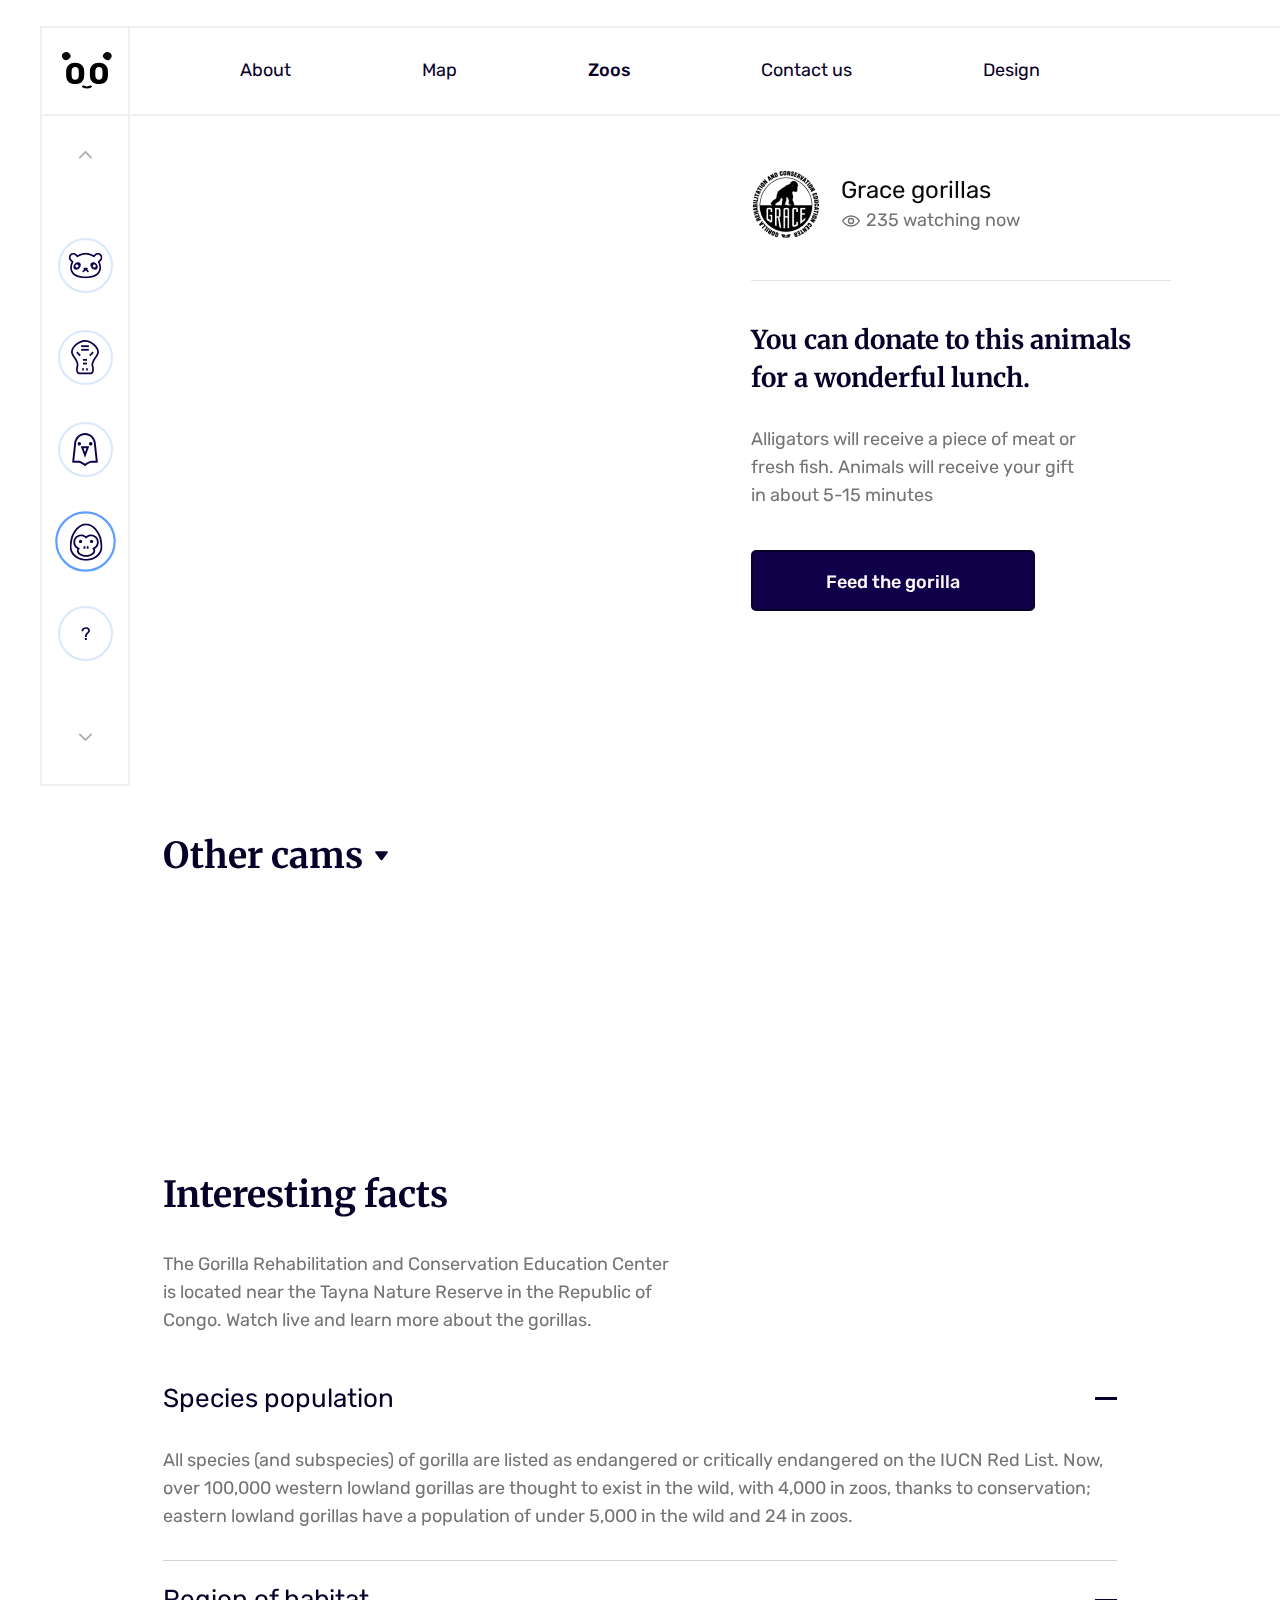
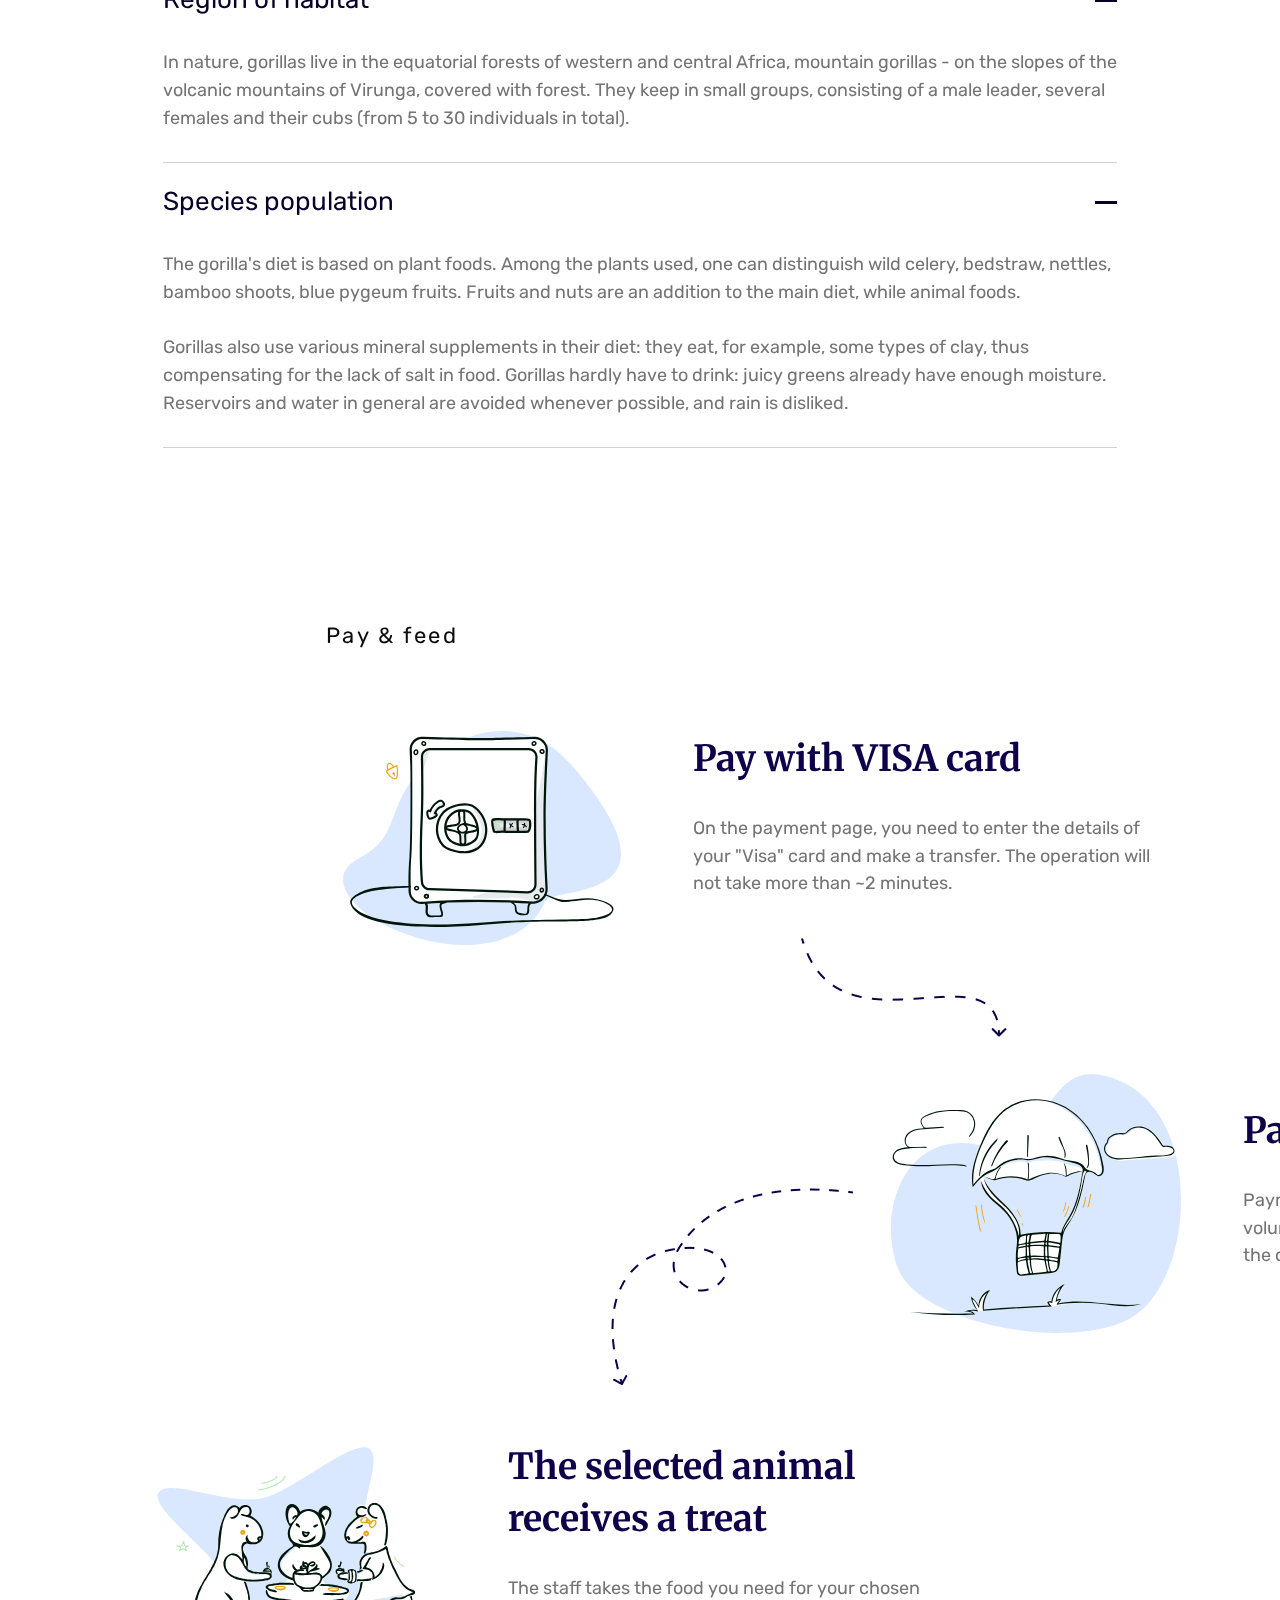
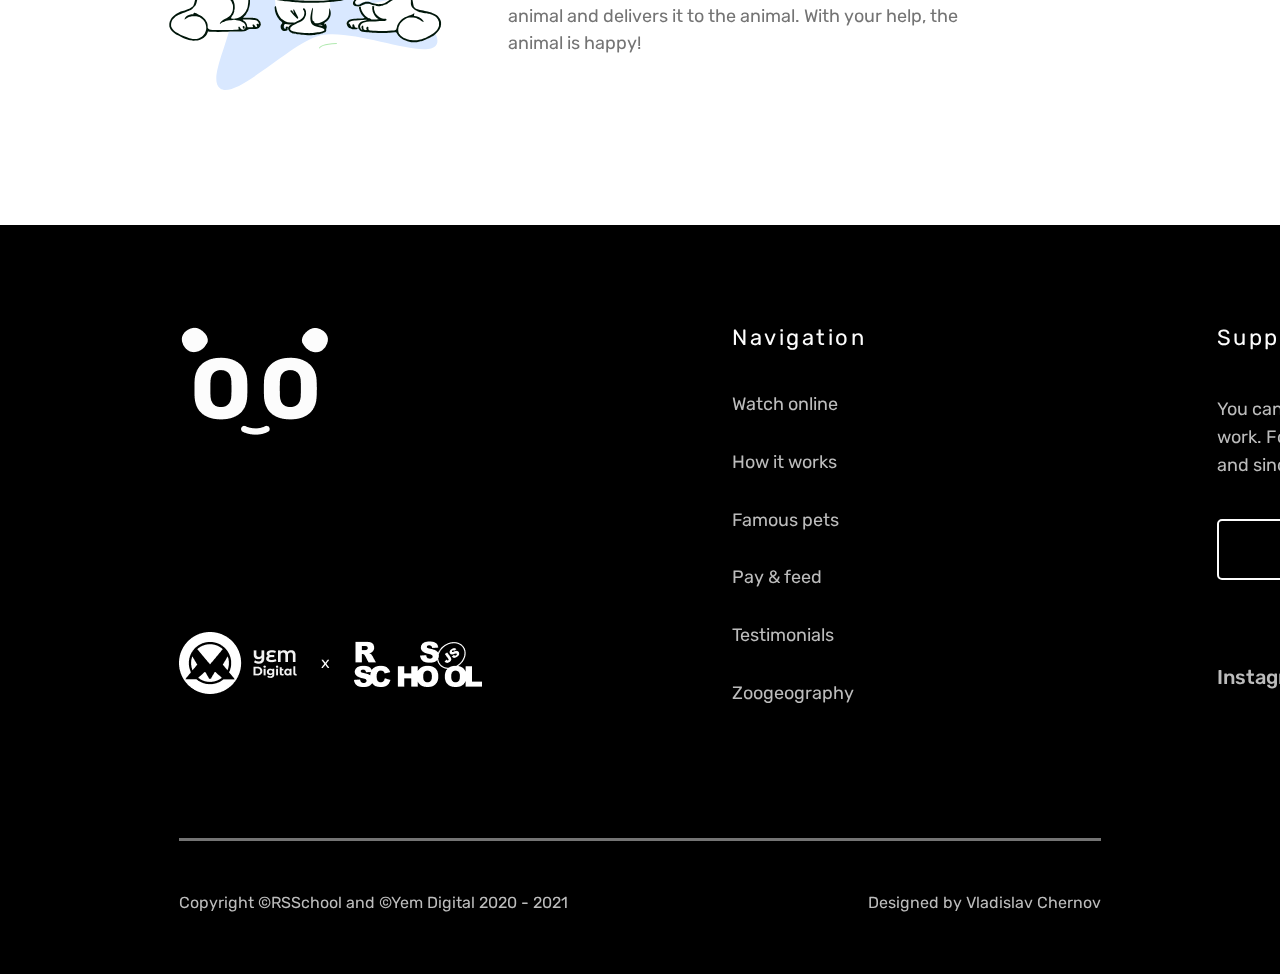
<file: zoos/gorilla.html>
<!DOCTYPE html>
<html lang="en">
	<head>
		<title>Gorilla</title>
		<meta charset="UTF-8">
		<meta name="format-detection" content="telephone=no">
		<link rel="stylesheet" href="../styles/style.css">
		<link rel="preconnect" href="https://fonts.gstatic.com">
		<link href="https://fonts.googleapis.com/css2?family=Merriweather:ital,wght@0,300;0,400;0,700;0,900;1,300;1,400;1,700;1,900&family=Rubik:ital,wght@0,300;0,400;0,500;0,600;0,700;0,800;0,900;1,300;1,400;1,500;1,600;1,700;1,800;1,900&display=swap" rel="stylesheet">
		<meta name="viewport" content="width=device-width, initial-scale=1.0">
	</head>
	<body>
		<div class="wrapper">
			<h1>Online zoo</h1>
			<header class="header">
					<nav class="nav__up">
						<ul class="ul__up">
							<li><a href="../zoos/panda.html" target="_blank">About</a></li>
							<li><a href="../zoos map.html" target="_blank">Map</a></li>
							<li><a href="../zoos/panda.html" class="ab">Zoos</a></li>
							<li><a href="../error.html" target="_blank">Contact us</a></li>
							<li><a href="https://www.figma.com/file/74wXlorl9mZQP0uhqDg83j/Online-Zoo" target="_blank">Design</a></li>
						</ul>
						<button class="profile">
							<img src="../img/profile.svg" alt="profile">
						</button>
					</nav>
				</header>
				<aside class="aside">
					<div class="fix">
						<div class="logo">
							<button class="logo__btn">
								<a href="../index.html"><img src="../img/logo.svg" alt="logo"></a>
							</button>
						</div>
						<div class="aside__animals">
							<button class="up"><img src="../img/zoos__map/up.svg" alt="up"></button>
							<button class="animals__button" onclick="document.location='panda.html'"><img src="../img/zoos__map/panda.svg" alt=""></button>
							<button class="animals__button" onclick="document.location='alligator.html'"><img src="../img/zoos__map/alligator.svg" alt=""></button>
							<button class="animals__button" onclick="document.location='eagle.html'"><img src="../img/zoos__map/eagle.svg" alt=""></button>
							<button class="animals__button ac" onclick="document.location='gorilla.html'"><img src="../img/zoos__map/gorilla.svg" alt=""></button>
							<button class="animals__button"><img src="../img/zoos__map/vopros.svg" alt=""></button>
							<button class="down"><img src="../img/zoos__map/down.svg" alt=""></button>
						</div>
					</div>
				</aside>
			<main class="main__cam">
				<iframe class="iframe__cam" width="1064" height="600" src="https://www.youtube.com/embed/lJ0YNnxao9M" title="YouTube video player" frameborder="0" allow="accelerometer; autoplay; clipboard-write; encrypted-media; gyroscope; picture-in-picture" allowfullscreen></iframe>
				<div class="main__cam__article">
					<div class="cam__article__profile">
						<img src="../img/avatar__gorilla.png" alt="">
						<div class="cam__article__profile__right">
							<div class="article__profile__name">Grace gorillas</div>
							<div class="article__profile__whathing"><img src="../img/eye.svg" alt="">235 watching now</div>
						</div>
					</div>
					<div class="cam__article__text">
						<div class="article__title">You can donate to this animals for a wonderful lunch.</div>
						<div class="article__subtitle">Alligators will receive a piece of meat or fresh fish. Animals will receive your gift in about 5-15 minutes</div>
						<button class="article__button">Feed the gorilla</button>
					</div>
				</div>
			</main>
			<div class="other">
				<button class="other__title">Other cams <img src="../img/Polygon 1.svg"></button>
				<div class="other__courusel">
					<div class="other__videos">
						<div class="other__videos__back">
							<div class="other__videos__back__txt">10 viewers</div>
							<div class="other__videos__back__line"></div>
							<a class="other__videos__back__link" href="">Watch <img src="../img/backright.png" alt=""></a>
						</div>
						<iframe class="other__video" width="328" height="184" src="https://www.youtube.com/embed/rh9PwFvMS0I" title="YouTube video player" frameborder="0" allow="accelerometer; autoplay; clipboard-write; encrypted-media; gyroscope; picture-in-picture" allowfullscreen></iframe>
					</div>
					<div class="other__videos">
						<div class="other__videos__back">
							<div class="other__videos__back__txt">10 viewers</div>
							<div class="other__videos__back__line"></div>
							<a class="other__videos__back__link" href="">Watch <img src="../img/backright.png" alt=""></a>
						</div>
						<iframe class="other__video" width="328" height="184" src="https://www.youtube.com/embed/rh9PwFvMS0I" title="YouTube video player" frameborder="0" allow="accelerometer; autoplay; clipboard-write; encrypted-media; gyroscope; picture-in-picture" allowfullscreen></iframe>
					</div>
					<div class="other__videos">
						<div class="other__videos__back">
							<div class="other__videos__back__txt">10 viewers</div>
							<div class="other__videos__back__line"></div>
							<a class="other__videos__back__link" href="">Watch <img src="../img/backright.png" alt=""></a>
						</div>
						<iframe class="other__video" width="328" height="184" src="https://www.youtube.com/embed/rh9PwFvMS0I" title="YouTube video player" frameborder="0" allow="accelerometer; autoplay; clipboard-write; encrypted-media; gyroscope; picture-in-picture" allowfullscreen></iframe>
					</div>
					<div class="other__videos">
						<div class="other__videos__back">
							<div class="other__videos__back__txt">10 viewers</div>
							<div class="other__videos__back__line"></div>
							<a class="other__videos__back__link" href="">Watch <img src="../img/backright.png" alt=""></a>
						</div>
						<iframe class="other__video" width="328" height="184" src="https://www.youtube.com/embed/rh9PwFvMS0I" title="YouTube video player" frameborder="0" allow="accelerometer; autoplay; clipboard-write; encrypted-media; gyroscope; picture-in-picture" allowfullscreen></iframe>
					</div>
				</div>
			</div>
			<div class="interesting">
				<div class="facts">Interesting facts</div>
				<div class="facts__text">The Gorilla Rehabilitation and Conservation Education Center is located near the Tayna Nature Reserve in the Republic of Congo.  Watch live and learn more about the gorillas.</div>
				<div class="species btn__plus">
					<div class="content__show">
						<button class="species__title"><span>Species population</span><span class="plus"></span></button>
						<div class="species__text">All species (and subspecies) of gorilla are listed as endangered or critically endangered on the IUCN Red List. Now, over 100,000 western lowland gorillas are thought to exist in the wild, with 4,000 in zoos, thanks to conservation; eastern lowland gorillas have a population of under 5,000 in the wild and 24 in zoos.</div>
					</div>
				</div>
				<div class="region btn__plus">
					<div class="content__show">
						<button class="region__title"><span>Region of habitat</span><span class="plus"></span></button>
						<div class="region__text">In nature, gorillas live in the equatorial forests of western and central Africa, mountain gorillas - on the slopes of the volcanic mountains of Virunga, covered with forest. They keep in small groups, consisting of a male leader, several females and their cubs (from 5 to 30 individuals in total).</div>
					</div>
				</div>
				<div class="nutrition btn__plus">
					<div class="content__show">
						<button class="nutrition__title"><span>Species population</span><span class="plus"></span></button>
						<div class="nutrition__text">The gorilla's diet is based on plant foods. Among the plants used, one can distinguish wild celery, bedstraw, nettles, bamboo shoots, blue pygeum fruits. Fruits and nuts are an addition to the main diet, while animal foods. <br><br>Gorillas also use various mineral supplements in their diet: they eat, for example, some types of clay, thus compensating for the lack of salt in food. Gorillas hardly have to drink: juicy greens already have enough moisture. Reservoirs and water in general are avoided whenever possible, and rain is disliked.</div>
					</div>
				</div>
			</div>
			<div class="pay">
					<img src="../img/arrowdown.png" alt="" class="arrowdown">
					<img src="../img/arrowdown2.png" alt="" class="arrowdown2">
					<div class="pay__title">Pay & feed</div>
					<div class="pay__visa paycard">
						<img src="../img/Locked - Security.svg" alt="" class="pay__img">
						<div class="card__pay">
							<div class="card__title__pay">Pay with VISA card</div>
							<div class="card__text__pay">On the payment page, you need to enter the details of your "Visa" card and make a transfer. The operation will not take more than ~2 minutes.</div>
						</div>
					</div>
					<div class="pay__zoo paycard">
						<img src="../img/Delivery.svg" alt="" class="pay__img">
						<div class="card__pay">
							<div class="card__title__pay">Payment goes to the zoo</div>
							<div class="card__text__pay">Payment goes to the account of the zoo and volunteers with employees receive a notification about the donation.</div>
						</div>
					</div>
					<div class="pay__selected paycard">
						<img src="../img/Tasks  4.svg" alt="" class="pay__img">
						<div class="card__pay">
							<div class="card__title__pay">The selected animal receives a treat</div>
							<div class="card__text__pay">The staff takes the food you need for your chosen animal and delivers it to the animal. With your help, the animal is happy!</div>
						</div>
					</div>
			</div>
			<footer class="footer">
					<div class="footer__up">
						<div class="footer__logos">
							<div class="footer__logomain">
								<a href="../index.html"><img src="../img/logo.png" alt="logotype"></a>
							</div>
							<div class="footer__rsxyem">
								<img src="../img/yem_digital.png" alt="yem_digital" title="Yem Digital">
								<img src="../img/x.png" alt="x">
								<img src="../img/rs_school_js.png" alt="rs_school_js" title="Rolling Scopes School">
							</div>
						</div>
						<nav class="footer__nav">
							<div class="footer__nav__title">Navigation</div>
							<a href="../index.html#favorite" class="footer__nav__links" target="_blank">Watch online</a>
							<a href="../index.html#howto" class="footer__nav__links" target="_blank">How it works</a>
							<a href="../index.html#famous" class="footer__nav__links" target="_blank">Famous pets</a>
							<a href="../index.html#pay" class="footer__nav__links" target="_blank">Pay & feed</a>
							<a href="../index.html#testimonials" class="footer__nav__links" target="_blank">Testimonials</a>
							<a href="../index.html#zoogeography" class="footer__nav__links" target="_blank">Zoogeography</a>
						</nav>
						<div class="footer__support">
							<div class="footer__support__title">Support of volunteers</div>
							<div class="footer__support__text">You can thank the volunteers for their work. For example, caring for animals and sincere love for them.</div>
							<button class="footer__button"><a href="">Donate for volunteers </a></button>
							<div class="footer__support__links">
								<a href="https://www.instagram.com/" target="_blank">Instagram</a>
								<a href="https://www.facebook.com/" target="_blank">Facebook</a>
								<a href="https://twitter.com/" target="_blank">Twitter</a>
							</div>
						</div>
					</div>
					<div class="footer__line"></div>
					<div class="footer__copy">
						<div class="footer__copy__text">Copyright ©RSSchool and ©Yem Digital 2020 - 2021</div>
						<div class="footer__copy__text">Designed by Vladislav Chernov</div>
					</div>
				</footer>
		</div>
	</body>
	</html>
</file>
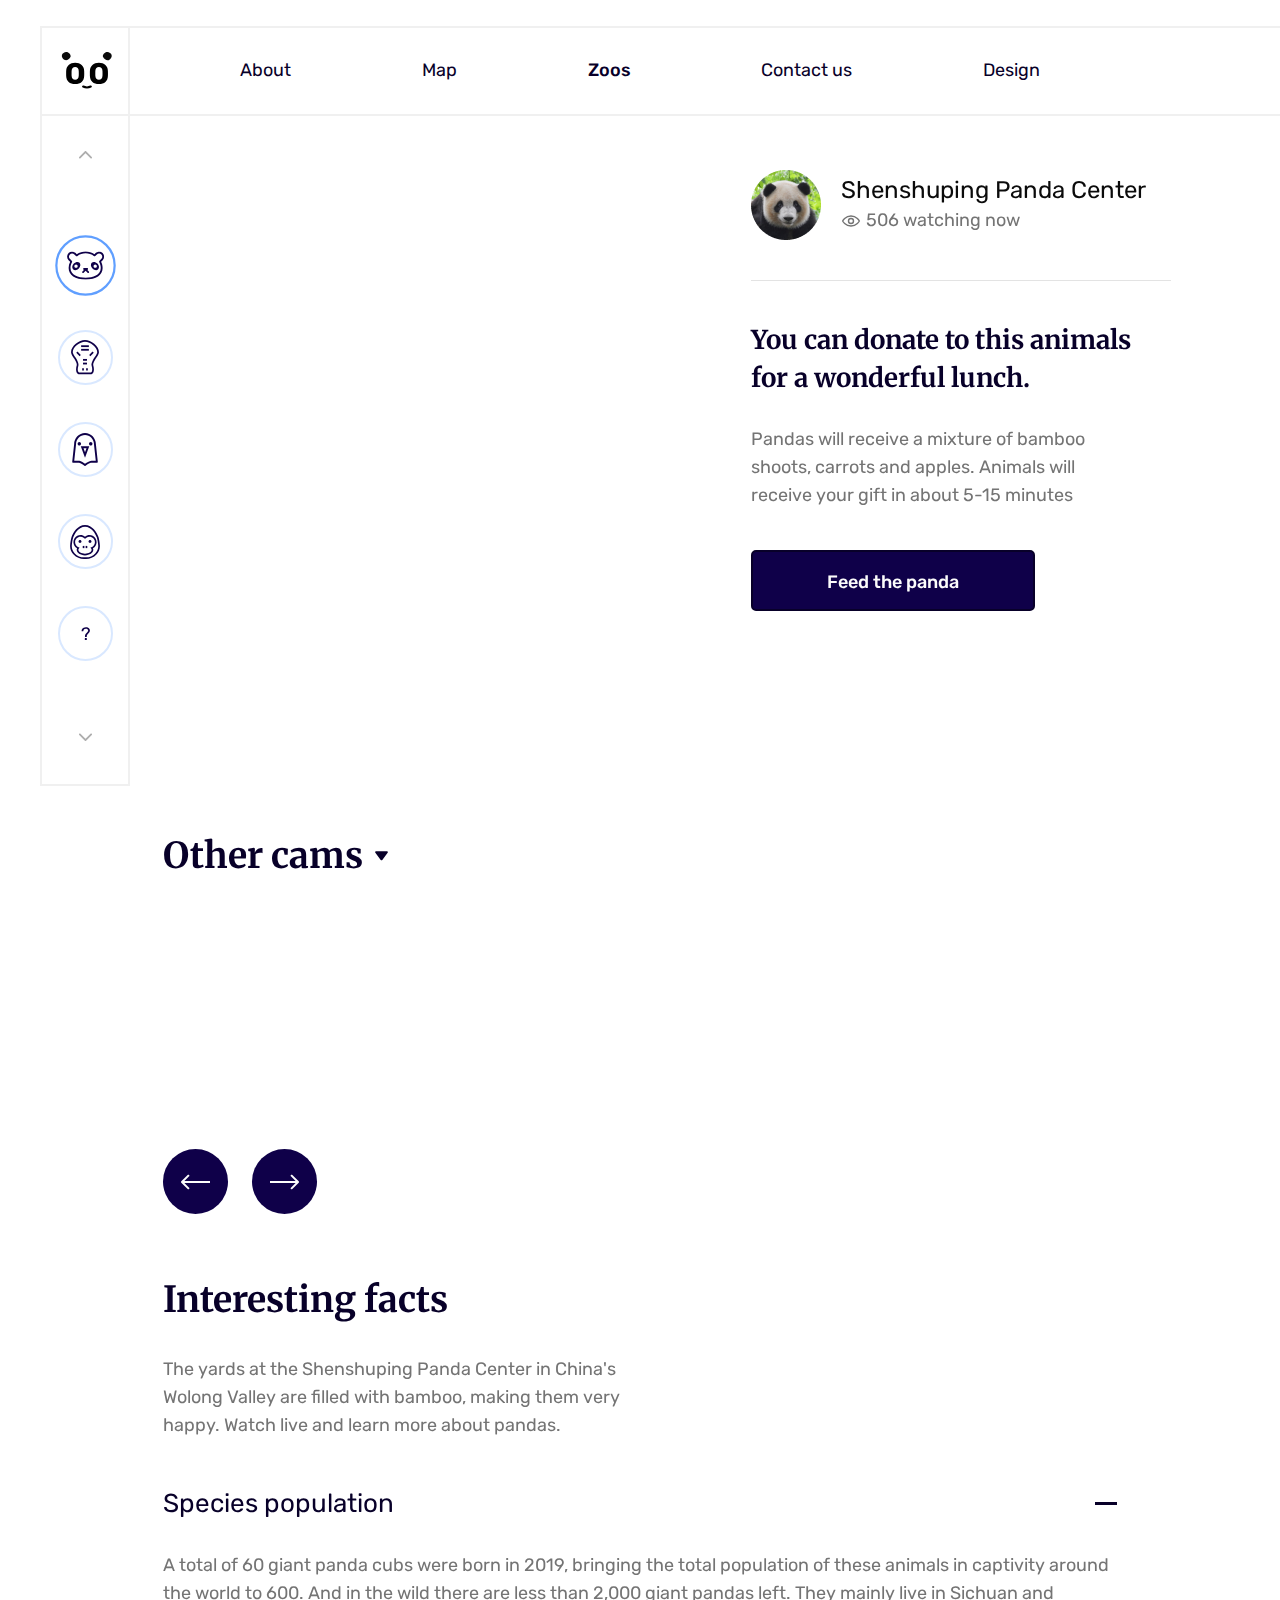
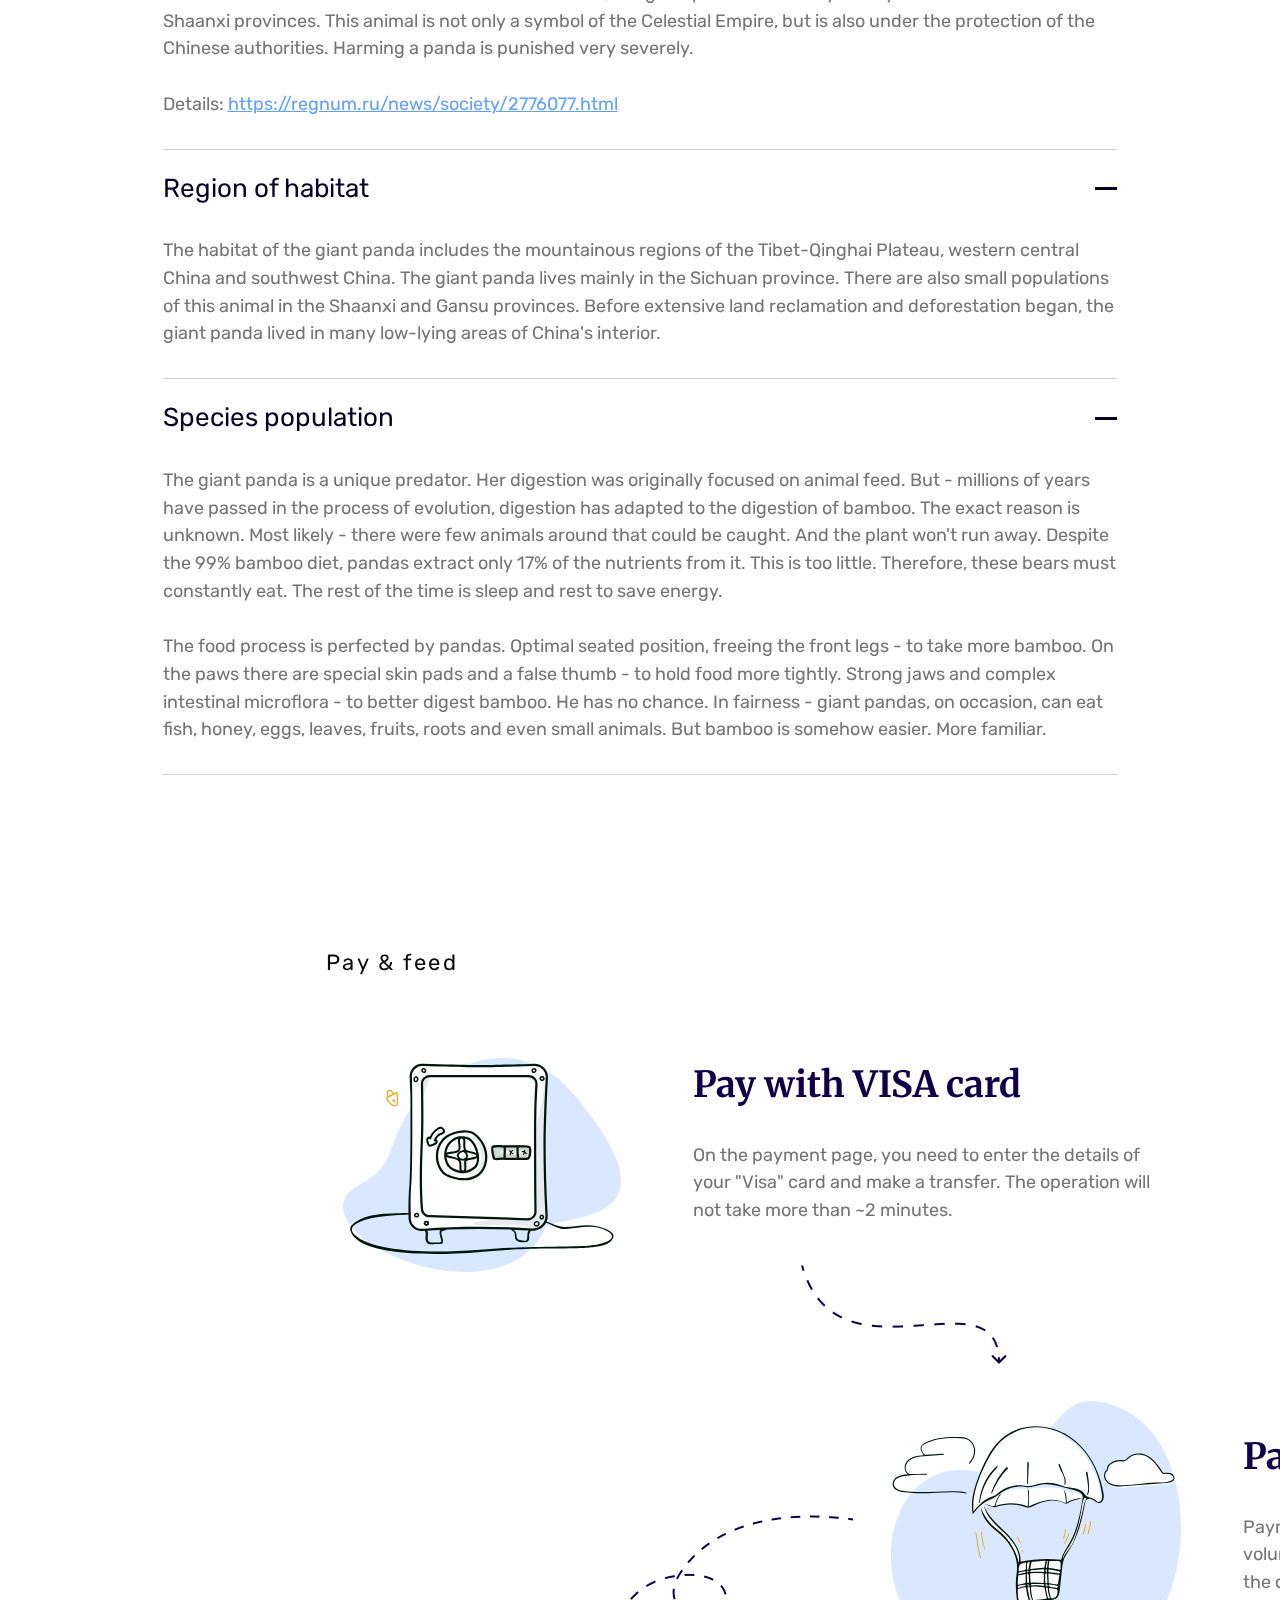
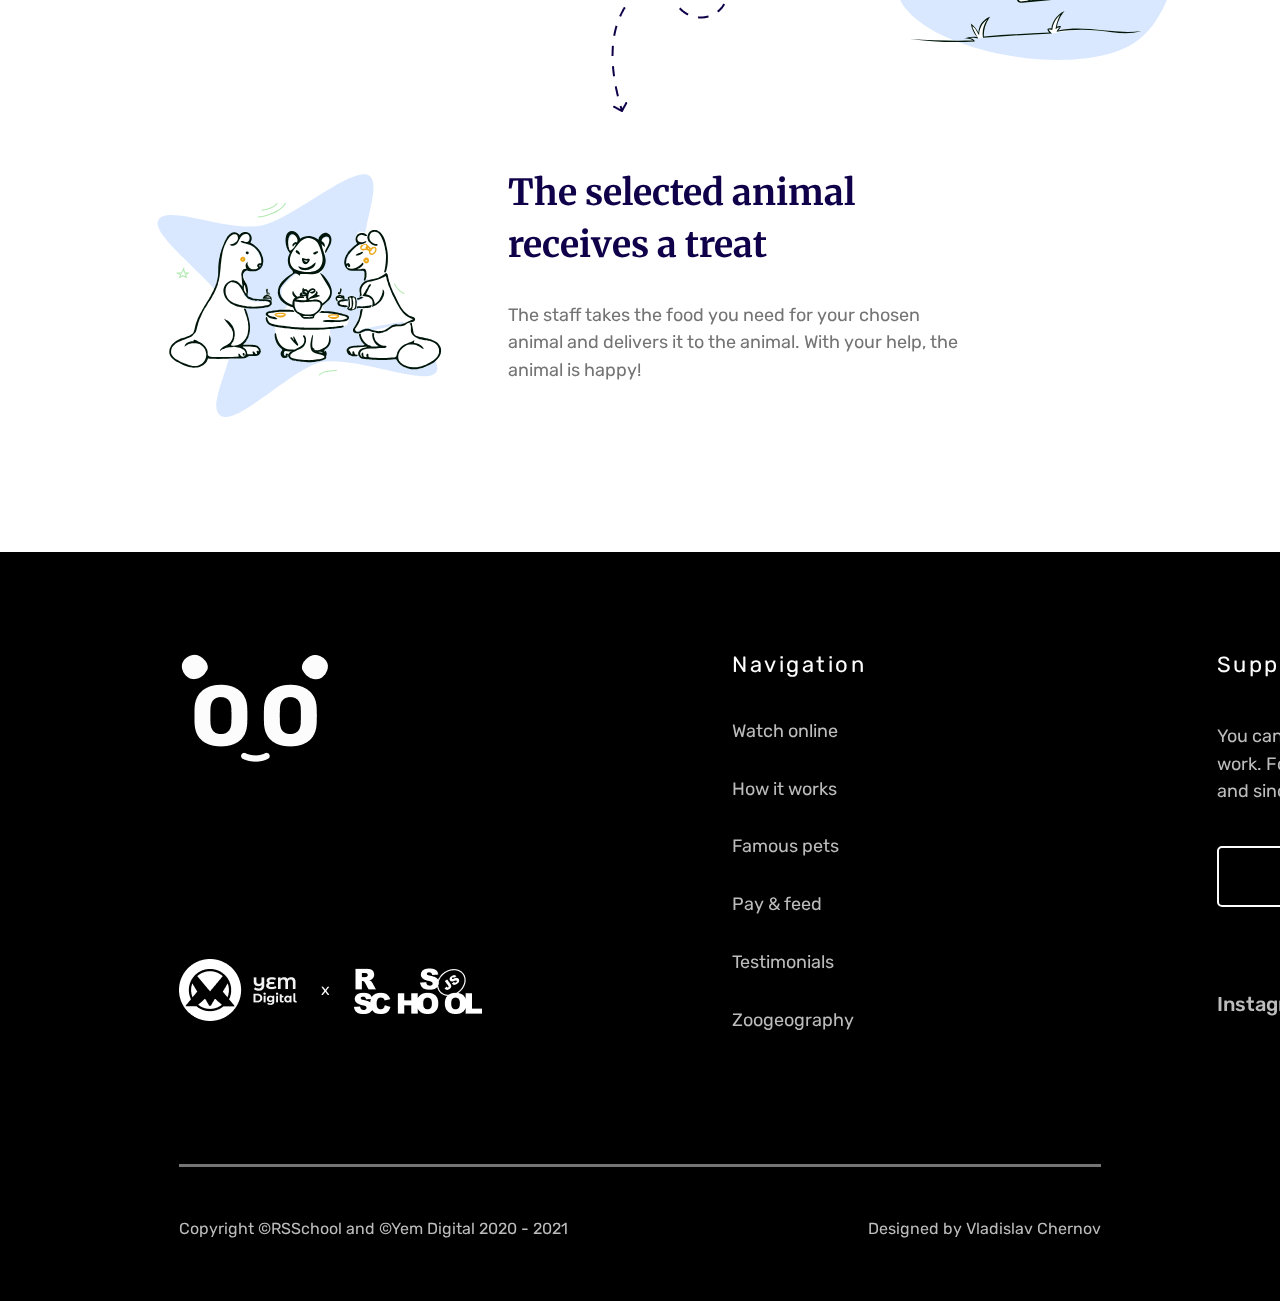
<file: zoos/panda.html>
<!DOCTYPE html>
<html lang="en">
	<head>
		<title>Panda</title>
		<meta charset="UTF-8">
		<meta name="format-detection" content="telephone=no">
		<link rel="stylesheet" href="../styles/style.css">
		<link rel="preconnect" href="https://fonts.gstatic.com">
		<link href="https://fonts.googleapis.com/css2?family=Merriweather:ital,wght@0,300;0,400;0,700;0,900;1,300;1,400;1,700;1,900&family=Rubik:ital,wght@0,300;0,400;0,500;0,600;0,700;0,800;0,900;1,300;1,400;1,500;1,600;1,700;1,800;1,900&display=swap" rel="stylesheet">
		<meta name="viewport" content="width=device-width, initial-scale=1.0">
	</head>
	<body>
		<div class="wrapper">
			<h1>Online zoo</h1>
			<header class="header">
					<nav class="nav__up">
						<ul class="ul__up">
							<li><a href="../zoos/panda.html" target="_blank">About</a></li>
							<li><a href="../zoos map.html" target="_blank">Map</a></li>
							<li><a href="../zoos/panda.html" class="ab">Zoos</a></li>
							<li><a href="../error.html" target="_blank">Contact us</a></li>
							<li><a href="https://www.figma.com/file/74wXlorl9mZQP0uhqDg83j/Online-Zoo" target="_blank">Design</a></li>
						</ul>
						<button class="profile">
							<img src="../img/profile.svg" alt="profile">
						</button>
					</nav>
				</header>
				<aside class="aside">
					<div class="fix">
						<div class="logo">
							<button class="logo__btn">
								<a href="../index.html"><img src="../img/logo.svg" alt="logo"></a>
							</button>
						</div>
						<div class="aside__animals">
							<button class="up"><img src="../img/zoos__map/up.svg" alt="up"></button>
							<button class="animals__button ac" onclick="document.location='panda.html'"><img src="../img/zoos__map/panda.svg" alt=""></button>
							<button class="animals__button" onclick="document.location='alligator.html'"><img src="../img/zoos__map/alligator.svg" alt=""></button>
							<button class="animals__button" onclick="document.location='eagle.html'"><img src="../img/zoos__map/eagle.svg" alt=""></button>
							<button class="animals__button" onclick="document.location='gorilla.html'"><img src="../img/zoos__map/gorilla.svg" alt=""></button>
							<button class="animals__button"><img src="../img/zoos__map/vopros.svg" alt=""></button>
							<button class="down"><img src="../img/zoos__map/down.svg" alt=""></button>
						</div>
					</div>
				</aside>
			<main class="main__cam">
				<iframe class="iframe__cam" width="1064" height="600" src="https://www.youtube.com/embed/yYp_Shk7XcI" title="YouTube video player" frameborder="0" allow="accelerometer; autoplay; clipboard-write; encrypted-media; gyroscope; picture-in-picture" allowfullscreen></iframe>
				<div class="main__cam__article">
					<div class="cam__article__profile">
						<img src="../img/avatar__panda.png" alt="">
						<div class="cam__article__profile__right">
							<div class="article__profile__name">Shenshuping Panda Center</div>
							<div class="article__profile__whathing"><img src="../img/eye.svg" alt="">506 watching now</div>
						</div>
					</div>
					<div class="cam__article__text">
						<div class="article__title">You can donate to this animals for a wonderful lunch.</div>
						<div class="article__subtitle">Pandas will receive a mixture of bamboo shoots, carrots and apples. Animals will receive your gift in about 5-15 minutes</div>
						<button class="article__button">Feed the panda</button>
					</div>
				</div>
			</main>
			<div class="other">
				<button class="other__title">Other cams <img src="../img/Polygon 1.svg"></button>
				<div class="other__courusel">
					<div class="other__videos">
						<div class="other__videos__back">
							<div class="other__videos__back__txt">112 viewers</div>
							<div class="other__videos__back__line"></div>
							<a class="other__videos__back__link" href="">Watch <img src="../img/backright.png" alt=""></a>
						</div>
						<iframe class="other__video" width="328" height="184" src="https://www.youtube.com/embed/V1EhowMXAn8" title="YouTube video player" frameborder="0" allow="accelerometer; autoplay; clipboard-write; encrypted-media; gyroscope; picture-in-picture" allowfullscreen></iframe>
					</div>
					<div class="other__videos">
						<div class="other__videos__back">
							<div class="other__videos__back__txt">112 viewers</div>
							<div class="other__videos__back__line"></div>
							<a class="other__videos__back__link" href="">Watch <img src="../img/backright.png" alt=""></a>
						</div>
						<iframe class="other__video" width="328" height="184" src="https://www.youtube.com/embed/V1EhowMXAn8" title="YouTube video player" frameborder="0" allow="accelerometer; autoplay; clipboard-write; encrypted-media; gyroscope; picture-in-picture" allowfullscreen></iframe>
					</div>
					<div class="other__videos">
						<div class="other__videos__back">
							<div class="other__videos__back__txt">112 viewers</div>
							<div class="other__videos__back__line"></div>
							<a class="other__videos__back__link" href="">Watch <img src="../img/backright.png" alt=""></a>
						</div>
						<iframe class="other__video"width="328" height="184" src="https://www.youtube.com/embed/V1EhowMXAn8" title="YouTube video player" frameborder="0" allow="accelerometer; autoplay; clipboard-write; encrypted-media; gyroscope; picture-in-picture" allowfullscreen></iframe>
					</div>
					<div class="other__videos">
						<div class="other__videos__back">
							<div class="other__videos__back__txt">112 viewers</div>
							<div class="other__videos__back__line"></div>
							<a class="other__videos__back__link" href="">Watch <img src="../img/backright.png" alt=""></a>
						</div>
						<iframe class="other__video" width="328" height="184" src="https://www.youtube.com/embed/V1EhowMXAn8" title="YouTube video player" frameborder="0" allow="accelerometer; autoplay; clipboard-write; encrypted-media; gyroscope; picture-in-picture" allowfullscreen></iframe>
					</div>
				</div>
				<div class="buttons__testimonials">
					<button class="testimonials__left other__test"><img src="../img/Arrow left.svg" alt=""></button>
					<button class="testimonials__right other__test"><img src="../img/Arrow right.svg" alt=""></button>
				</div>
			</div>
			<div class="interesting">
				<div class="facts">Interesting facts</div>
				<div class="facts__text">The yards at the Shenshuping Panda Center in China's Wolong Valley are filled with bamboo, making them very happy. Watch live and learn more about pandas.</div>
				<div class="species btn__plus">
					<div class="content__show">
						<button class="species__title"><span>Species population</span><span class="plus"></span></button>
						<div class="species__text">A total of 60 giant panda cubs were born in 2019, bringing the total population of these animals in captivity around the world to 600. And in the wild there are less than 2,000 giant pandas left. They mainly live in Sichuan and Shaanxi provinces. This animal is not only a symbol of the Celestial Empire, but is also under the protection of the Chinese authorities. Harming a panda is punished very severely.
							<br><br>
						Details: <a href="https://regnum.ru/news/society/2776077.html">https://regnum.ru/news/society/2776077.html</a></div>
					</div>
				</div>
				<div class="region btn__plus">
					<div class="content__show">
						<button class="region__title"><span>Region of habitat</span><span class="plus"></span></button>
						<div class="region__text">The habitat of the giant panda includes the mountainous regions of the Tibet-Qinghai Plateau, western central China and southwest China. The giant panda lives mainly in the Sichuan province. There are also small populations of this animal in the Shaanxi and Gansu provinces. Before extensive land reclamation and deforestation began, the giant panda lived in many low-lying areas of China's interior.</div>
					</div>
				</div>
				<div class="nutrition btn__plus">
					<div class="content__show">
						<button class="nutrition__title"><span>Species population</span><span class="plus"></span></button>
						<div class="nutrition__text">The giant panda is a unique predator. Her digestion was originally focused on animal feed. But - millions of years have passed in the process of evolution, digestion has adapted to the digestion of bamboo. The exact reason is unknown. Most likely - there were few animals around that could be caught. And the plant won't run away. Despite the 99% bamboo diet, pandas extract only 17% of the nutrients from it. This is too little. Therefore, these bears must constantly eat. The rest of the time is sleep and rest to save energy. <br><br>
						The food process is perfected by pandas. Optimal seated position, freeing the front legs - to take more bamboo. On the paws there are special skin pads and a false thumb - to hold food more tightly. Strong jaws and complex intestinal microflora - to better digest bamboo. He has no chance. In fairness - giant pandas, on occasion, can eat fish, honey, eggs, leaves, fruits, roots and even small animals. But bamboo is somehow easier. More familiar.</div>
					</div>
				</div>
			</div>
			<div class="pay">
					<img src="../img/arrowdown.png" alt="" class="arrowdown">
					<img src="../img/arrowdown2.png" alt="" class="arrowdown2">
					<div class="pay__title">Pay & feed</div>
					<div class="pay__visa paycard">
						<img src="../img/Locked - Security.svg" alt="" class="pay__img">
						<div class="card__pay">
							<div class="card__title__pay">Pay with VISA card</div>
							<div class="card__text__pay">On the payment page, you need to enter the details of your "Visa" card and make a transfer. The operation will not take more than ~2 minutes.</div>
						</div>
					</div>
					<div class="pay__zoo paycard">
						<img src="../img/Delivery.svg" alt="" class="pay__img">
						<div class="card__pay">
							<div class="card__title__pay">Payment goes to the zoo</div>
							<div class="card__text__pay">Payment goes to the account of the zoo and volunteers with employees receive a notification about the donation.</div>
						</div>
					</div>
					<div class="pay__selected paycard">
						<img src="../img/Tasks  4.svg" alt="" class="pay__img">
						<div class="card__pay">
							<div class="card__title__pay">The selected animal receives a treat</div>
							<div class="card__text__pay">The staff takes the food you need for your chosen animal and delivers it to the animal. With your help, the animal is happy!</div>
						</div>
					</div>
			</div>
			<footer class="footer">
					<div class="footer__up">
						<div class="footer__logos">
							<div class="footer__logomain">
								<a href="../index.html"><img src="../img/logo.png" alt="logotype"></a>
							</div>
							<div class="footer__rsxyem">
								<img src="../img/yem_digital.png" alt="yem_digital" title="Yem Digital">
								<img src="../img/x.png" alt="x">
								<img src="../img/rs_school_js.png" alt="rs_school_js" title="Rolling Scopes School">
							</div>
						</div>
						<nav class="footer__nav">
							<div class="footer__nav__title">Navigation</div>
							<a href="../index.html#favorite" class="footer__nav__links" target="_blank">Watch online</a>
							<a href="../index.html#howto" class="footer__nav__links" target="_blank">How it works</a>
							<a href="../index.html#famous" class="footer__nav__links" target="_blank">Famous pets</a>
							<a href="../index.html#pay" class="footer__nav__links" target="_blank">Pay & feed</a>
							<a href="../index.html#testimonials" class="footer__nav__links" target="_blank">Testimonials</a>
							<a href="../index.html#zoogeography" class="footer__nav__links" target="_blank">Zoogeography</a>
						</nav>
						<div class="footer__support">
							<div class="footer__support__title">Support of volunteers</div>
							<div class="footer__support__text">You can thank the volunteers for their work. For example, caring for animals and sincere love for them.</div>
							<button class="footer__button"><a href="">Donate for volunteers </a></button>
							<div class="footer__support__links">
								<a href="https://www.instagram.com/" target="_blank">Instagram</a>
								<a href="https://www.facebook.com/" target="_blank">Facebook</a>
								<a href="https://twitter.com/" target="_blank">Twitter</a>
							</div>
						</div>
					</div>
					<div class="footer__line"></div>
					<div class="footer__copy">
						<div class="footer__copy__text">Copyright ©RSSchool and ©Yem Digital 2020 - 2021</div>
						<div class="footer__copy__text">Designed by Vladislav Chernov</div>
					</div>
				</footer>
		</div>
	</body>
	</html>
</file>
<file: styles/style.css>
* {
	padding: 0px;
	margin: 0px;
	border: 0px;
}
*,
*:before,
*:after {
	-moz-box-sizing: border-box;
	-webkit-box-sizing: border-box;
	box-sizing: border-box;
}
:focus,
:active {
	outline: none;
}
a:focus,
a:active {
	outline: none;
}
aside,
nav,
footer,
header,
section {
	display: block;
}
html,
body {
	height: 100%;
	min-width: $minwidth;
}
body {
	line-height: 1;
	font-family: $fontfamily;
	-ms-text-size-adjust: 100%;
	-moz-text-size-adjust: 100%;
	-webkit-text-size-adjust: 100%;
}
input,
button,
textarea {
	font-family: $fontfamily;
}
input::-ms-clear {
	display: none;
}
button {
	cursor: pointer;
	background-color: transparent;
}
button::-moz-focus-inner {
	padding: 0;
	border: 0;
}
a,
a:visited {
	text-decoration: none;
}
a:hover {
	text-decoration: none;
}
ul li {
	list-style: none;
}
img {
	vertical-align: top;
}
h1,
h2,
h3,
h4,
h5,
h6 {
	font-weight: inherit;
	font-size: inherit;
}


.container {
	position: relative;
	width: 100%;
	margin: 0 auto;
	z-index: 5;
}

.wrapper {
	width: 100%;
	height: 100%;
	position: relative;

}


.er404 {
	width: 900px;
	margin: 0 auto;
	align-items: center;
	text-align: center;
}
.header {
	width: 1625px;
	height: 90px;
	background-color: white;
	box-sizing: border-box;
	border: 2px solid #F0F0F0;
	border-left: none;
	margin-top: 26px;
	margin-bottom: 54px;
	margin-left: 7.8125%;
}

.header__error {
	width: 1800px;
	display: flex;
}

.header__map {
	width: 1708px;
	height: 88px;
	margin: 0;
	background-color: white;
	box-sizing: border-box;
	border: 2px solid #F0F0F0;
	border-left: none;
}

.nav__up {
	padding-left: 90px;
	padding-right: 45px;
	width: 100%;
	height: 100%;
	display: flex;
	flex-direction: row;
	justify-content: space-between;
	align-items: center;
}

.ul__up {
	height: 100%;
	display: flex;
	align-items: center;
	justify-content: space-between;
	width: 800px;
	margin-left: 50px;
}

.ul__up li {
}

.ul__up li a {
	font-family: Rubik;
	font-style: normal;
	font-weight: normal;
	font-size: 18px;
	line-height: 154%;
	color: #080029;
	text-shadow: rgba(0, 0, 0, 0.25);
}

.ul__up .ab {
	font-weight: 500;
}

.ul__up li a:hover {
	font-weight: 500;
}

.profile {
	background: transparent;
	width: 52px;
	height: 52px;
	border-radius: 50%;
	transition: all 0.5s ease;
}

.profile:hover {
	transform: scale(1.1);
}

.aside__map {
	border: 2px solid #F0F0F0;
	width: 90px;
	height: 762px;
}
.aside {
	position: absolute;
	top: 0px;
	left: 3.125%;
	width: 90px;
	height: 760px;
	max-width: inherit;
	background-color: #fff;
	z-index: 10;
}

.aside__error {
		height: 90px;
}

.fix {
	position: fixed;
	display: flex;
	flex-direction: column;
	align-items: center;
	width: 90px;
	height: 760px;
	border: 2px solid #F0F0F0;
	box-sizing: border-box;
	background-color: #fff;

}
.logo {
	width: 90px;
	height: 88px;
	border: 2px solid #F0F0F0;
	border-top: none;
	box-sizing: border-box;
	display: flex;
	border-right: none;
	background-color: transparent;
}

.logo:hover .logo__btn{
	transform: scale(1.1);
}

.logo__map {
	width: 86px;
	height: 86px;
	border: none;
	border-bottom: 2px solid #F0F0F0;
	background-color: white;
}

.logo__error {
	border: none;
	border-right: 2px solid #F0F0F0;
}

.logo__btn {
	background-color: transparent;
	width: 52px;
	height: 40px;
	object-fit: cover;
	margin: auto;
		transition: all 0.5s ease;
}
.nav__aside__center {
	display: flex;
	flex-direction: column;
	padding-top: 250px;
}

.nav__aside__center li {
	margin-bottom: 50px;
	text-align: center;
	transition: all 0.5s ease;
}

.nav__aside__center li:hover {
	transform: scale(1.2);
}

.arrow__up {
	width: 48px;
	height: 48px;
	object-fit: cover;
	border-radius: 50%;
	border: 2px solid #F0F0F0;
	text-align: center;
	margin-top: 50px;
	background-color: transparent;
	transition: all 0.5s ease;
}

.arrow__up:hover {
	border: 2px solid black;
}

.favorite, .howto, .famous {
	padding-left: 12.5%;
	padding-right: 12.5%;
	margin: 0 auto;
	display: flex;
	flex-direction: row;
	justify-content: space-between;
}

.favorite__title {
	display: flex;
	flex-direction: column;
	margin: auto 0;
	padding-bottom: 25px;
	width: 50%;
}
.favorite__title__sub {
	font-family: Rubik;
	font-style: normal;
	font-weight: normal;
	font-size: 22px;
	line-height: 26px;
	letter-spacing: 0.115em;
	color: #626262;
	margin-bottom: 20px;
}
.favorite__title__text {
	font-family: Merriweather;
	font-style: normal;
	font-weight: bold;
	font-size: 84px;
	line-height: 106px;
	color: #080029;
	margin-bottom: 65px;
}

.croop {
	position: relative;
}

.croop img {
	position: absolute;
	top: 11px;
	left: 21%;
	width: 18px;
	height: 20px;
	object-fit: contain;
}

.favorite__title__btns {
	width: 590px;
	display: flex;
	justify-content: space-between;
}
.fav__choose {
display: flex;
flex-direction: row;
align-items: flex-start;
padding: 20px 75px;
background: #080029;
border-radius: 5px;
font-family: Rubik;
font-style: normal;
font-weight: 500;
font-size: 18px;
line-height: 21px;
text-align: center;
color: #FCFCFC;
	border: 2px solid #080029;
	transition: all 0.5s ease;
}

.fav__choose:hover {
	border: 2px solid #080029;
	color: #080029;
	background-color: transparent;
}

.fav__watch:hover {
	background: #080029;
	color: #FCFCFC;
}

.fav__watch {
	transition: all 0.5s ease;
	display: flex;
	flex-direction: row;
	align-items: flex-start;
	padding: 20px 75px;
	border: 2px solid #080029;
	box-sizing: border-box;
	border-radius: 5px;
	background-color: transparent;
	font-family: Rubik;
	font-style: normal;
	font-weight: 500;
	font-size: 18px;
	line-height: 21px;
	text-align: center;
	color: #080029;
}
.favorite__img {
	width: 50%;
	height: 673px;
	position: relative;
}

.favorite__img img{
	position: absolute;
	right: 0;
}

.howto {
	padding-top: 135px;
	padding-bottom: 110px;
}
.howto__img {
	width: 50%;
}
.howto__title {
	width: 50%;
	display: flex;
	flex-direction: column;
	margin: auto 0;
	justify-content: right;
	padding-left: 20px;
}

.howto__title__sub {
	font-family: Rubik;
	font-style: normal;
	font-weight: normal;
	font-size: 22px;
	line-height: 26px;
	letter-spacing: 0.115em;
	color: #0B0B0B;
	margin-bottom: 50px;
}
.howto__title__text {
	font-family: Merriweather;
	font-style: normal;
	font-weight: bold;
	font-size: 36px;
	line-height: 145%;
	color: #080029;
	margin-bottom: 40px;
}
.howto__title__subtext {
	font-family: Rubik;
	font-style: normal;
	font-weight: normal;
	font-size: 18px;
	line-height: 154%;
	color: #747474;
	margin-bottom: 60px;
}
.howto__button, .article__button, .oops__button {
	padding: 20px 75px;
	width: 218px;
	height: 61px;
	background: #0F0049;
	border-radius: 5px;
	font-family: Rubik;
	font-style: normal;
	font-weight: 500;
	font-size: 16px;
	line-height: 21px;
	text-align: center;
	color: #FCFCFC;
	border: 2px solid #080029;
	transition: all 0.5s ease;
}

.howto__button:hover, .article__button:hover, .oops__button:hover {
	border: 2px solid #080029;
	color: #080029;
	background-color: transparent;
}

.famous {
	padding-top: 100px;
	padding-bottom: 100px;
	padding-left: 11%;
	background-color: rgba(217, 232, 255, 1);
	z-index: 5;
}
.famous__swipper {
	width: 324px;
	display: flex;
	flex-direction: column;
	margin: auto 0;
	margin-right: 50px;
	margin-bottom: 160px;
}
.famous__swipper__title {
	font-family: Rubik;
	font-style: normal;
	font-weight: normal;
	font-size: 22px;
	line-height: 26px;
	letter-spacing: 0.115em;
	color: #0B0B0B;
	margin-bottom: 50px;
}
.famous__swipper__text {
	font-family: Merriweather;
	font-style: normal;
	font-weight: bold;
	font-size: 36px;
	line-height: 52px;
	color: #080029;
	margin-bottom: 55px;
}
.famous__swipper__buttons {

}
.famous__left {
	margin-right: 20px;
	width: 65px;
	height: 65px;
	border-radius: 50%;
	background-color: rgba(24, 24, 24, 1);
	transition: all 0.5s ease;
	transform: scale(1);
}
.famous__right {
	width: 65px;
	height: 65px;
	border-radius: 50%;
	background-color: rgba(24, 24, 24, 1);
	transition: all 0.5s ease;
	transform: scale(1);
}

.famous__right:hover {
	transform: scale(1.1);
}
.famous__left:hover {
	transform: scale(1.1);
}

.famous__courusel {
	width: 1200px;
	display: flex;
	flex-wrap: wrap;
}
.famous__box {
	width: 328px;
	height: 328px;
	border-radius: 5px;
	margin-right: 40px;
	margin-bottom: 40px;
	position: relative;

}


.follow {
	font-family: Rubik;
	font-style: normal;
	font-weight: 500;
	font-size: 18px;
	line-height: 21px;
	text-align: center;
	color: #FCFCFC;
	align-items: center;
	position: absolute;
	bottom: 25px;
	text-align: center;
	left: 50%;
	transform: translateX(-50%);
	opacity: 0;
	transition: all 0.5s ease;
}

.follow img {
	margin-left: 16px;
	position: absolute;
    top: 50%;
    transform: translateY(-50%);
}

.famous__box:hover {
	cursor: pointer;
}

.famous__box:hover .box__circle{
	width: 238px;
	height: 238px;
	bottom: 60px;
	background-image: none;
}

.famous__box:hover span {
	opacity: 1;
	left: 20%;
	transform: scale(1);
}

.famous__box:hover .follow {
	opacity: 1;
}

.famous__box:hover .box__name {
	opacity: 0;
}

.littlepanda {
	background-image: url('../img/little panda.png');
}

.famous__box span {
	overflow: hidden;
	width: 190px;
	text-align: center;
	position: absolute;
	left: 20%;
	transform: scale(1.5);
	font-family: Rubik;
	font-style: normal;
	font-weight: normal;
	font-size: 18px;
	line-height: 154%;
	color: #FCFCFC;
	opacity: 1;
	transition: all 0.5s ease;
	opacity: 0;

}

.box__circle {
	width: 76px;
	height: 76px;
	border: 2px solid #FCFCFC;
	box-sizing: border-box;
	transition: all 0.5s ease;
	border-radius: 50%;
	display: flex;
	margin: 0 auto;
	background-image: url('../img/+.svg');
	background-repeat: no-repeat;
	background-position: center;
	position: absolute;
	left: 50%;
	transform: translateX(-50%);
	bottom: 90px;
}

.box__name {
	font-family: Rubik;
	font-style: normal;
	font-weight: 500;
	font-size: 18px;
	line-height: 21px;
	text-align: center;
	color: #FCFCFC;
	opacity: 0.8;
	position: absolute;
	bottom: 25px;
	text-align: center;
	left: 50%;
	transform: translateX(-50%);
	transition: all 0.5s ease;
}
.Penguin {
	background-image: url('../img/peng.png');
}
.Squirrel {
	background-image: url('../img/bel.png');
}
.Panda {
	background-image: url('../img/pandacard.png');
}
.Eagle {
	background-image: url('../img/eagle.png');
}
.Gorilla {
	background-image: url('../img/gorilla.png');
}

.littlepanda span { 
	bottom: 160px;
 }

.Penguin span { 
	bottom: 130px;
 }

.Squirrel span {
	bottom: 140px;
}

.Panda span {
	bottom: 160px;
}

.Eagle span {
	bottom: 140px;
}

.Gorilla span {
	bottom: 130px;
}








.pay {
	padding-bottom: 100px;
	position: relative;
	padding-top: 70px;
	padding-left: 11%;
	padding-right: 14%;
	background-color: white;
	display: flex;
	flex-direction: column;
}
.pay__title {
	font-family: Rubik;
	font-style: normal;
	font-weight: normal;
	font-size: 22px;
	line-height: 26px;
	letter-spacing: 0.115em;
	color: #0B0B0B;
	margin-left: 185px;
	margin-bottom: 30px;
}
.pay__visa {
	margin-left: 185px;
	margin-bottom: 60px;
}
.paycard {
	display: flex;
	width: 824px;
	align-items: center;
}
.pay__img {
	margin-right: 55px;
}
.card__pay {
	margin-bottom: 40px;
}
.card__title__pay {
	font-family: Merriweather;
	font-style: normal;
	font-weight: bold;
	font-size: 36px;
	line-height: 145%;
	color: #0F0049;
	margin-bottom: 30px;
}
.card__text__pay {
	font-family: Rubik;
	font-style: normal;
	font-weight: normal;
	font-size: 18px;
	line-height: 154%;
	color: #747474;
}
.pay__zoo {
	margin-left: 735px;
	margin-bottom: 50px;
}
.pay__selected {}

.arrowdown {
	top: 385px;
	left: calc(660px + 11%);
	position: absolute;
}

.arrowdown2 {
	position: absolute;
	bottom: 440px;
	left: calc(470px + 11%);
}


.testimonials {
	padding-left: 12.7%;
	padding-right: 2%;
	padding-top: 100px;
	padding-bottom: 100px;
	background-color: #080029;
	display: flex;
	flex-direction: row;
	justify-content: space-between;
}
.testimonials__txt {
	width: 31%;
}
.testimonials__sub {
	font-family: Rubik;
	font-style: normal;
	font-weight: normal;
	font-size: 22px;
	line-height: 26px;
	letter-spacing: 0.115em;
	color: #FCFCFC;
	margin-bottom: 60px;
}
.testimonials__title {
	font-family: Merriweather;
	font-style: normal;
	font-weight: bold;
	font-size: 36px;
	line-height: 145%;
	color: #FCFCFC;
	margin-bottom: 40px;
}
.testimonials__text {
	font-family: Rubik;
	font-style: normal;
	font-weight: normal;
	font-size: 18px;
	line-height: 154%;
	color: #FCFCFC;
	margin-bottom: 60px;
}
.testimonials__button {
	padding: 20px 60px;
	width: 286px;
	height: 61px;
	border: 2px solid #FCFCFC;
	box-sizing: border-box;
	border-radius: 5px;
	font-family: Rubik;
	font-style: normal;
	font-weight: 500;
	font-size: 16px;
	line-height: 21px;
	color: #FCFCFC;
	transition: all 0.5s ease;
}
.testimonials__button:hover {
	border: 2px solid #080029;
	color: #080029;
	background-color: white;
}
	

.testimonials__swiper {
	width: 65%;
}
.seemore{
	font-family: Rubik;
	display: flex;
	font-style: normal;
	font-weight: 500;
	font-size: 18px;
	line-height: 21px;
	text-align: center;
	color: #FCFCFC;
	align-items: center;
	margin-bottom: 25px;
}

.seemore:hover {
	text-decoration: underline;
}

.seemore span {
	margin-right: 10px;
	transition: all 1s ease;
}
.testimonials__cards {
	display: flex;
	justify-content: space-between;
	margin-bottom: 30px;
}
.testimonials__card {
	width: 512px;
	height: 273px;
	background: #FCFCFC;
	border-radius: 15px;
	display: flex;
	flex-direction: column;
	padding: 40px;
	padding-bottom: 0px;
}
.Alena {}
.testimonials__card__profile {
	display: flex;
	align-items: center;
	margin-bottom: 30px;
}
.testimonials__card__img {
	width: 46px;
	height: 46px;
	border-radius: 50%;
	margin-right: 20px;
}
.testimonials__card__name {
	font-family: Rubik;
	font-style: normal;
	font-weight: 500;
	font-size: 24px;
	line-height: 135%;
	color: #0B0B0B;
}
.testimonials__card__text {
	font-family: Rubik;
	font-style: normal;
	font-weight: normal;
	font-size: 18px;
	line-height: 154%;
	color: #181818;
}
.Joe {}
.buttons__testimonials {}
.testimonials__left {
	width: 65px;
	height: 65px;
	border-radius: 50%;
	background-color: rgba(252, 252, 252, 1);
	margin-right: 20px;
	transition: all 0.5s ease;
}



.testimonials__left:hover {
	transform: scale(1.1);
}

.testimonials__right:hover {
	transform: scale(1.1);
}
.testimonials__right {
	width: 65px;
	height: 65px;
	border-radius: 50%;
	background-color: rgba(252, 252, 252, 1);
	transition: all 0.5s ease;
}

.other__test {
	background-color: rgba(15, 0, 73, 1);
}


.zoogeography {
	position: relative;
	padding-bottom: 160px;
	position: relative;
	padding-top: 100px;
	padding-left: 14%;
	padding-right: 14%;
}
.zoogeography__title {
	font-family: Rubik;
	font-style: normal;
	font-weight: normal;
	font-size: 22px;
	line-height: 26px;
	letter-spacing: 0.115em;
	color: #000000;
	margin-bottom: 60px;

}
.zoogeography__card, .map__card {
	width: 344px;
	height: 512px;
	background: #FCFCFC;
	box-shadow: 4px 12px 22px rgba(0, 0, 0, 0.06);
	border-radius: 15px;
}
.map__card {
	position: absolute;
	left: 580px;
	top: 240px;
}
.map__card img {
	border-radius: 15px 15px 0 0;
}

.zoogeography__card img {
	border-radius: 15px 15px 0 0;
}
.eagle__card {}
.zoogeography__card__txt {
	padding-top: 20px;
	display: flex;
	flex-direction: column;
	align-items: center;
}
.zoogeography__card__title {
	font-family: Merriweather;
	font-style: normal;
	font-weight: bold;
	font-size: 36px;
	line-height: 145%;
	text-align: center;
	color: #080029;
	margin-bottom: 20px;
}
.zoogeography__card__text {
	width: 264px;
	font-family: Rubik;
	font-style: normal;
	font-weight: normal;
	font-size: 18px;
	line-height: 154%;
	text-align: center;
	color: #747474;
	margin-bottom: 52px;
}
.zoogeography__watch {
	display: flex;
	align-items: center;
}

.zoogeography__watch span {
	font-family: Rubik;
	font-style: normal;
	font-weight: 500;
	font-size: 18px;
	line-height: 21px;
	text-align: center;
	color: #3888FF;
	margin-right: 10px;
}

.zoogeography__word {
	position: absolute;
	top: 5.8%;
	right: 4.6%;
	width: 1216px;
	height: 698px;
}

.gorrila__marker {
	right: 33%;
	bottom: 40%;
}
.marker {
	position: absolute;
	transition: all 0.5s ease;
}

.marker:hover {
	transform: scale(1.2);
	cursor: pointer;
}

.eagle__marker:hover {
	transform: scale(0.95);
}
.eagle__marker {
	transform: scale(0.75);
	top: 24%;
	left: 37%;
}
.alligator__marker {
	top: 30.8%;
	left: 45%;
}
.panda__marker {
	top: 28%;
	right: 15%;
}



.footer {
	padding-left: 14%;
	padding-right: 14%;
	padding-top: 100px;
	padding-bottom: 60px;
	background-color: black;
}

.footer__up {
	display: flex;
	width: 100%;
	margin-bottom: 100px;
}

.footer__logos {
	display: flex;
	flex-direction: column;
	width: 305px;
	margin-right: 250px;
}
.footer__logomain {
	margin-bottom: 190px;
}
.footer__rsxyem {
	display: flex;
	align-items: center;
	width: 303px;
	justify-content: space-between;
}
.footer__nav {
	display: flex;
	flex-direction: column;
	margin-right: 350px;
}
.footer__nav__title {
	font-family: Rubik;
	font-style: normal;
	font-weight: normal;
	font-size: 22px;
	line-height: 26px;
	letter-spacing: 0.115em;
	color: #FCFCFC;
	margin-bottom: 40px;
}
.footer__nav__links{
	font-family: Rubik;
	font-style: normal;
	font-weight: normal;
	font-size: 18px;
	line-height: 154%;
	color: #BCBCBC;
	margin-bottom: 30px;
	transition: all 0.5s ease;
}

.footer__nav__links:hover {
	text-decoration: underline;
	color: white;
}

.footer__support {
	display: flex;
	flex-direction: column;
	width: 340px;
}
.footer__support__title {
	font-family: Rubik;
	font-style: normal;
	font-weight: normal;
	font-size: 22px;
	line-height: 26px;
	letter-spacing: 0.115em;
	color: #FCFCFC;
	margin-bottom: 45px;
}
.footer__support__text {
	font-family: Rubik;
	font-style: normal;
	font-weight: normal;
	font-size: 18px;
	line-height: 154%;
	color: #BCBCBC;
	margin-bottom: 40px;
}

.footer__button {
	padding: 20px 65px;
	width: 339px;
	height: 61px;
	border: 2px solid #FCFCFC;
	box-sizing: border-box;
	border-radius: 5px;
	margin-bottom: 85px;
	transition: all 0.5s ease;
}

.footer__button:hover {
	border: 2px solid #FCFCFC;
	background-color: #FCFCFC;
}
.footer__button:hover a {
	color: black;
}


.footer__button a{
	font-family: Rubik;
	font-style: normal;
	font-weight: 500;
	font-size: 18px;
	line-height: 21px;
	text-align: center;
	color: #FCFCFC;
}
.footer__support__links {
	display: flex;
	width: 100%;
	justify-content: space-between;
}

.footer__support__links a {
	font-family: Rubik;
	font-style: normal;
	font-weight: 500;
	font-size: 20px;
	line-height: 24px;
	color: #BCBCBC;
	transition: all 0.5s ease;
}

.footer__support__links a:hover {
	color: white;
	text-decoration: underline;
}

.footer__line {
	width: 100%;
	height: 3px;
	background-color: #747474;
}
.footer__copy {
	margin-top: 50px;
	display: flex;
	justify-content: space-between;
}
.footer__copy__text {
	font-family: Rubik;
	font-style: normal;
	font-weight: normal;
	font-size: 16px;
	line-height: 145%;
	color: #BCBCBC;
}


.map__wrapp {
	width: 1920px;
	height: 860px;
}

h1 {
	width: 0;
	height: 0;
	display: none;
}

.zoos__map {
	position: relative;
	width: 100%;
	height: 100%;
	background-image: url('../img/zoos__map/snazzy-image (1) 1.png');
	padding-top: 25px;
	padding-right: 60px;
	padding-left: 60px;
}

.aside__header__map {
	display: flex;
	flex-direction: row;
}

.aside__animals {
	height: 672px;
	display: flex;
	flex-direction: column;
	background-color: white;
	justify-content: space-between;
}

.aside__map__animals {
	background-color: white;
}

.animals__button {
	width: 55px;
	height: 55px;
	border-radius: 50%;
	border: 2px solid #D9E8FF;
	box-sizing: border-box;
	display: flex;
	margin: 0 auto;
	align-items: center;
	transition: all 0.5s ease;
}

.ac {
	border: 2px solid #609FFF;
	transform: scale(1.1);
}


.animals__button:hover {
	border: 2px solid #609FFF;
	transform: scale(1.1);
}

.up:hover, .down:hover {
	transform: scale(1.3);
}

.animals__button img {
margin: 0 auto;
}

.map__markers {
	transform: scale(1);
	transition: all 0.5s ease;
}

.map__markers:hover {
	cursor: pointer;
	transform: scale(1.1);
}

.map__marker__alligator {
	position: absolute;
	top: 205px;
	left: 230px;
}

.map__marker__panda {
	position: absolute;
	top: 247px;
	right: 200px;
}

.map__marker__gorilla {
	position: absolute;
	top: 434px;
	left: 940px;
}

.oops {
	width: 900px;
	height: 383px;
	display: flex;
	flex-direction: column;
	justify-content: flex-end;
	align-items: center;
	background-image: url(../img/404.png);
	background-repeat: no-repeat;
	background-position: top center;
	margin-bottom: 80px;
}

.oops__title {
	font-family: Merriweather;
	font-style: normal;
	font-weight: bold;
	font-size: 36px;
	line-height: 145%;
	text-align: center;
	color: #080029;
	margin-bottom: 30px;
}

.oops__text	{
	font-family: Rubik;
	font-style: normal;
	font-weight: normal;
	font-size: 24px;
	line-height: 154%;
	text-align: center;
	color: #080029;
	margin-bottom: 50px;
}

.oops__button {
	padding: 20px 65px;
	width: 309px;
	height: 61px;
	background: #0F0049;
	border-radius: 5px;
	font-family: Rubik;
	font-style: normal;
	font-weight: 500;
	font-size: 18px;
	line-height: 21px;
	text-align: center;
	color: #FCFCFC;
}

.iframe__oops {
	margin-bottom: 60px;
}

.oops__link {
	width: 425px;
	margin: 0 auto;
	font-family: Rubik;
	font-style: normal;
	font-weight: normal;
	font-size: 18px;
	line-height: 154%;
	text-align: center;
	color: #747474;
	margin-bottom: 80px;
}

.oops__link a {
	font-family: Rubik;
	font-style: normal;
	font-weight: normal;
	font-size: 18px;
	line-height: 154%;
	text-align: center;
	text-decoration-line: underline;
	color: #3888FF;
}

.up, .down {
	width: 86px;
	height: 86px;
	background: transparent;
	transition: all 0.5s ease;
}

.up img, .down img{
	width: 15px;
	height: 8px;
}


.main__cam {
	padding-left: 12.7%;
	padding-right: 8.5%;
	display: flex;
}
.iframe__cam {
	width: 1064px;
	height: 600px;
	margin-right: 40px;
}
.main__cam__article {
}
.cam__article__profile {
	width: 420px;
	display: flex;
	align-items: center;
	padding-bottom: 40px;
	border-bottom: 1px solid #E3E3E3;

}

.cam__article__profile__right {
	display: flex;
	flex-direction: column;
	margin-left: 20px;
}
.article__profile__name {
	font-family: Rubik;
	font-style: normal;
	font-weight: normal;
	font-size: 24px;
	line-height: 28px;
	color: #0B0B0B;
	margin-bottom: 3px;
}
.article__profile__whathing {
	display: flex;
	align-items: center;
	font-family: Rubik;
	font-style: normal;
	font-weight: normal;
	font-size: 18px;
	line-height: 154%;
	color: #747474;
}

.article__profile__whathing img {
	margin-right: 5px;
}
.cam__article__text {
	margin-top: 40px;
	width: 420px;
}
.article__title {
	font-family: Merriweather;
	font-style: normal;
	font-weight: bold;
	font-size: 26px;
	line-height: 145%;
	color: #080029;
	margin-bottom: 30px;
}
.article__subtitle {
	width: 340px;
	font-family: Rubik;
	font-style: normal;
	font-weight: normal;
	font-size: 18px;
	line-height: 154%;
	color: #747474;
	margin-bottom: 40px;
}
.article__button {
width: 284px;
height: 61px;
background: #0F0049;
padding: 20px 0px;
border-radius: 5px;
font-family: Rubik;
font-style: normal;
font-weight: 500;
font-size: 18px;
line-height: 21px;
text-align: center;
color: #FCFCFC;

}

.other {
	padding-left: 12.7%;
	padding-right: 12.7%;
	padding-top: 60px;
}
.other__title {
	font-family: Merriweather;
	font-style: normal;
	font-weight: bold;
	font-size: 36px;
	line-height: 145%;
	color: #080029;
	display: flex;
	align-items: center;
	margin-bottom: 40px;
}
.other__title img {
	margin-left: 12px;
}
.other__courusel {
	width: 100%;
	display: flex;
	justify-content: space-between;
	flex-wrap: nowrap;
	margin-bottom: 40px;
}

.other__videos {
	position: relative;
}
.other__videos:hover {
	cursor: pointer;
}

.other__videos:hover .other__videos__back {
	position: absolute;
	display: flex;
	flex-direction: column;
	margin: 0 auto;
	align-items: center;
	padding: 55px;
	top: 0;
	left: 0;
	width: 100%;
	height: 99%;
	background: rgba(11, 11, 11, 0.4);
	opacity: 1;
	border-radius: 5px;
}

.other__videos__back {
	display: none;
	transition: all 0.5s ease;
}

.other__videos__back {
}
.other__videos__back__txt {
		font-family: Merriweather;
	font-style: normal;
	font-weight: bold;
	font-size: 26px;
	line-height: 145%;
	text-align: center;
	color: #FCFCFC;
	margin-bottom: 10px;

}
.other__videos__back__line {
	width: 150px;
	height: 2px;
	background-color: #FCFCFC;
	margin-bottom: 10px;
}
.other__videos__back__link {
	display: flex;
	align-items: center;
	font-family: Rubik;
	font-style: normal;
	font-weight: 500;
	font-size: 18px;
	line-height: 21px;
	text-align: center;
	color: #FCFCFC;
}


.other__video{
	border-radius: 5px;
}


.interesting {
	margin-top: 60px;
	padding-left: 12.7%;
	padding-right: 12.7%;
	width: 100%;
	margin-bottom: 105px;
}
.facts {
	font-family: Merriweather;
	font-style: normal;
	font-weight: bold;
	font-size: 36px;
	line-height: 145%;
	color: #080029;
	margin-bottom: 30px;
}
.facts__text {
	font-family: Rubik;
	font-style: normal;
	font-weight: normal;
	font-size: 18px;
	line-height: 154%;
	color: #747474;
	width: 512px;
	margin-bottom: 45px;

}
.species, .region, .nutrition {
	border-bottom: 1px solid #D3D3D3;
	margin-bottom: 20px;

}

.plus {
	width: 22px;
	height: 3px;
	background-color: #080029;
}
.species__title, .region__title, .nutrition__title {
	width: 100%;
	display: flex;
	align-items: center;
	justify-content: space-between;
	font-family: Rubik;
	font-style: normal;
	font-weight: normal;
	font-size: 26px;
	line-height: 145%;
	color: #080029;
	margin-bottom: 30px;
}
.species__text, .region__text, .nutrition__text{
	font-family: Rubik;
	font-style: normal;
	font-weight: normal;
	font-size: 18px;
	line-height: 154%;
	color: #747474;
	margin-bottom: 30px;
}

.species__text a {
	font-family: Rubik;
	font-style: normal;
	font-weight: normal;
	font-size: 18px;
	line-height: 154%;
	text-decoration-line: underline;
	color: #609FFF;
}
</file>
